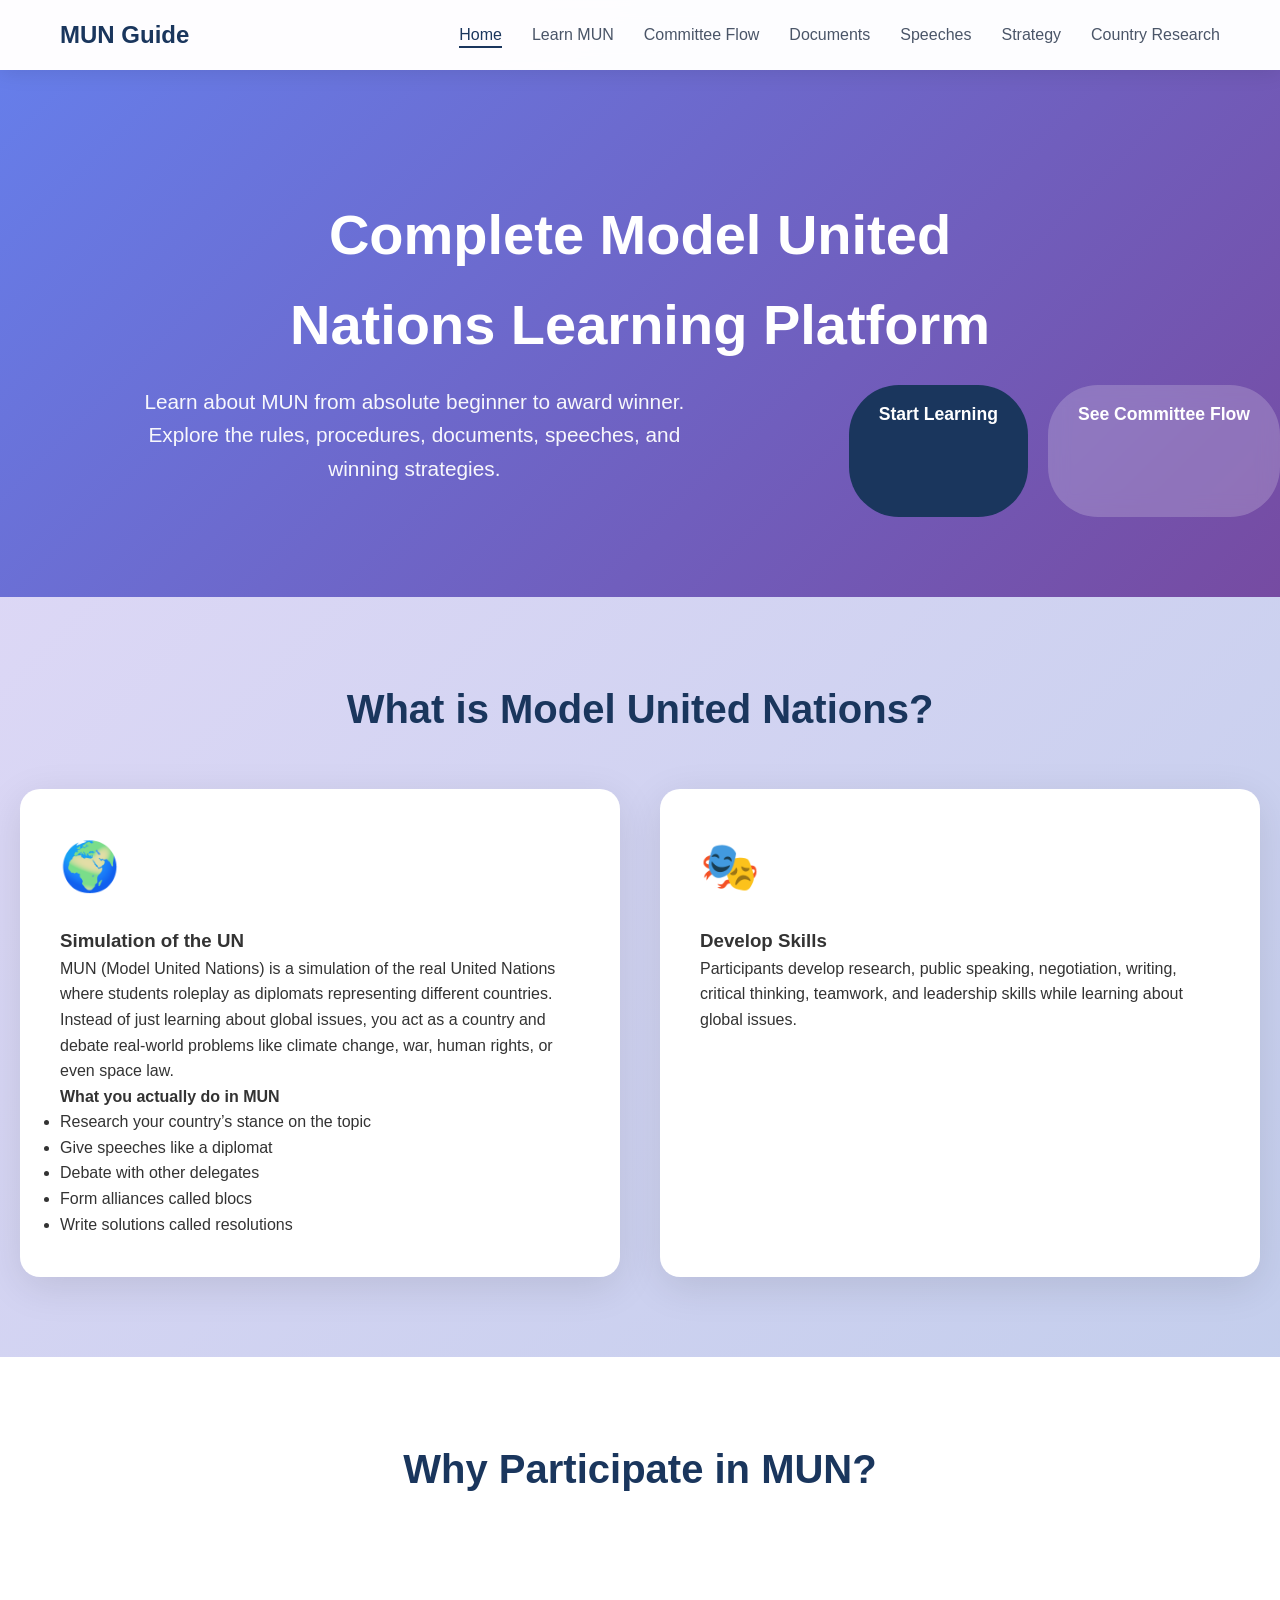
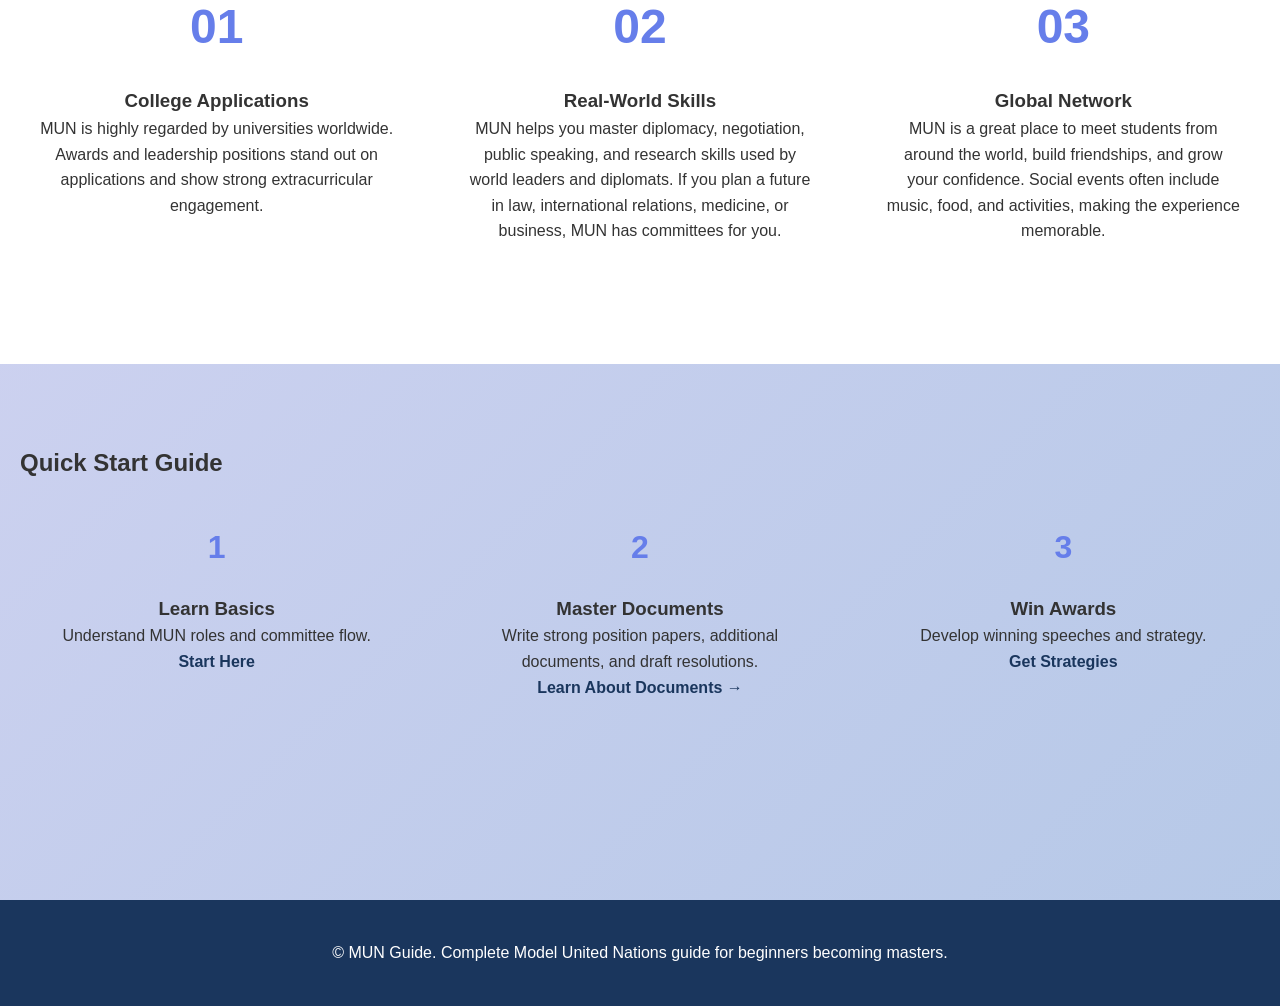
<file: index.html>
<!DOCTYPE html>
<html lang="en">
    <head>
        <meta charset="UTF-8">
        <meta name="viewport" content="width=device-width, initial-scale=1.0">
        <title>MUN GUIDE</title>
        <link rel="stylesheet" href="css/style.css">
        <link href="https://fonts.googleapis.com/css2?family=Fredoka:wght@300..700&display=swap" rel="stylesheet">
    </head>
    <body>
        <nav class="navbar">
            <div class="nav-container">
                <div class="nav-logo">
                    <h2>MUN Guide</h2>
                </div>
                <ul class="nav-menu">
                    <li><a href="#home" class="nav-link active">Home</a></li>
                    <li><a href="pages/learn.html" class="nav-link">Learn MUN</a></li>
                    <li><a href="pages/flow.html" class="nav-link">Committee Flow</a></li>
                    <li><a href="pages/documents.html" class="nav-link">Documents</a></li>
                    <li><a href="pages/speeches.html" class="nav-link">Speeches</a></li>
                    <li><a href="pages/strategy.html" class="nav-link">Strategy</a></li>
                    <li><a href="pages/country.html" class="nav-link">Country Research</a></li>
                </ul>
                <div class="hamburger">
                    <span></span>
                    <span></span>
                    <span></span>
                </div>
            </div>
        </nav>

         <section id="home" class="hero">
            <div class="hero-container">
                <h1 class="hero-title">Complete Model United Nations Learning Platform</h1>
                <div class="hero-buttons">
                    <p class="hero-subtitle">Learn about MUN from absolute beginner to award winner. Explore the rules, procedures, documents, speeches, and winning strategies.</p>
                    <a href="pages/learn.html" class="btn btn-primary">Start Learning</a>
                    <a href="pages/flow.html" class="btn btn-secondary">See Committee Flow</a>
                </div>
            </div>
         </section>

        <section class="section">
            <div class="container">
                <h2 class="section-title">What is Model United Nations?</h2>
                <div class="grid-2">
                    <div class="card">
                        <div class="card-icon">🌍</div>
                        <h3>Simulation of the UN</h3>
                        <p>MUN (Model United Nations) is a simulation of the real United Nations where students roleplay as diplomats representing different countries.<br>
                        Instead of just learning about global issues, you act as a country and debate real-world problems like climate change, war, human rights, or even space law.
                        </p>
                        <h4>What you actually do in MUN</h4>
                        <ul>
                            <li>Research your country’s stance on the topic</li>
                            <li>Give speeches like a diplomat</li>
                            <li>Debate with other delegates</li>
                            <li>Form alliances called blocs</li>
                            <li>Write solutions called resolutions</li>
                        </ul>
                    </div>
                    <div class="card">
                        <div class="card-icon">🎭</div>
                        <h3>Develop Skills</h3>
                        <p>Participants develop research, public speaking, negotiation, writing, critical thinking, teamwork, and leadership skills while learning about global issues.</p>
                    </div>
                </div>
            </div>
        </section>

        <section class="section bg-secondary">
            <div class="container">
                <h2 class="section-title">Why Participate in MUN?</h2>
                <div class="grid-3">
                    <div class="feature-card">
                        <div class="feature-number">01</div>
                        <h3>College Applications</h3>
                        <p>MUN is highly regarded by universities worldwide. Awards and leadership positions stand out on applications and show strong extracurricular engagement.</p>
                    </div>
                    <div class="feature-card">
                        <div class="feature-number">02</div>
                        <h3>Real-World Skills</h3>
                        <p>MUN helps you master diplomacy, negotiation, public speaking, and research skills used by world leaders and diplomats. If you plan a future in law, international relations, medicine, or business, MUN has committees for you.</p>
                    </div>
                    <div class="feature-card">
                        <div class="feature-number">03</div>
                        <h3>Global Network</h3>
                        <p>MUN is a great place to meet students from around the world, build friendships, and grow your confidence. Social events often include music, food, and activities, making the experience memorable.</p>
                    </div>
                </div>
            </div>
        </section>

        <section class="section">
            <div class="container">
                <div class="quick-start">
                    <h2>Quick Start Guide</h2>
                    <div class="grid-3">
                        <div class="step-card">
                            <div class="step-number">1</div>
                            <h3>Learn Basics</h3>
                            <p>Understand MUN roles and committee flow.</p>
                            <a href="pages/learn.html" class="btn-link">Start Here</a>
                        </div>
                        <div class="step-card">
                            <div class="step-number">2</div>
                            <h3>Master Documents</h3>
                            <p>Write strong position papers, additional documents, and draft resolutions.</p>
                            <a href="pages/documents.html" class="btn-link">Learn About Documents →</a>
                        </div>
                        <div class="step-card">
                            <div class="step-number">3</div>
                            <h3>Win Awards</h3>
                            <p>Develop winning speeches and strategy.</p>
                            <a href="pages/strategy.html" class="btn-link">Get Strategies</a>
                        </div>
                    </div>
                </div>
            </div>
        </section>

        <footer class="footer">
            <div class="container">
                <p>&copy; MUN Guide. Complete Model United Nations guide for beginners becoming masters.</p>
            </div>
        </footer>

        <script src="js/script.js"></script>
    </body>
</html>
</file>
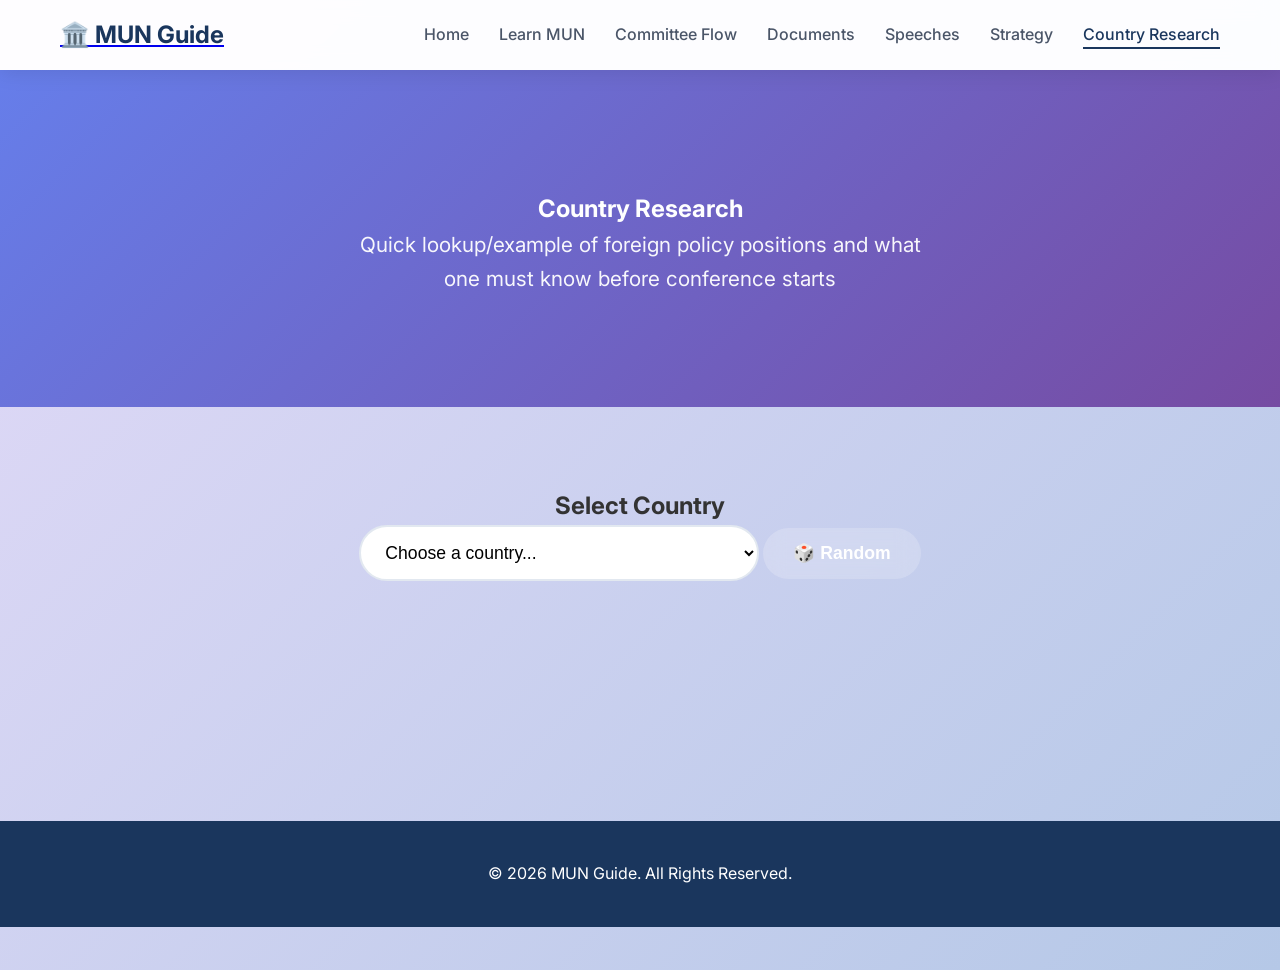
<file: pages/country.html>
<!DOCTYPE html>
<html lang="en">
<head>
    <meta charset="UTF-8">
    <meta name="viewport" content="width=device-width, initial-scale=1.0">
    <title>Country Research - MUN Guide</title>
    <link rel="stylesheet" href="../css/style.css">
    <link href="https://fonts.googleapis.com/css2?family=Inter:wght@300;400;500;600;700&display=swap" rel="stylesheet">
</head>
<body>
 
    <nav class="navbar">
        <div class="nav-container">
            <div class="nav-logo">
                <a href="../index.html"><h2>🏛️ MUN Guide</h2></a>
            </div>
            <ul class="nav-menu">
                <li><a href="../index.html" class="nav-link">Home</a></li>
                <li><a href="learn.html" class="nav-link">Learn MUN</a></li>
                <li><a href="flow.html" class="nav-link">Committee Flow</a></li>
                <li><a href="documents.html" class="nav-link">Documents</a></li>
                <li><a href="speeches.html" class="nav-link">Speeches</a></li>
                <li><a href="strategy.html" class="nav-link">Strategy</a></li>
                <li><a href="#" class="nav-link active">Country Research</a></li>
            </ul>
            <div class="hamburger">
                <span></span>
                <span></span>
                <span></span>
            </div>
        </div>
    </nav>

   
    <section class="page-hero">
        <div class="container">
            <h1>Country Research</h1>
            <p>Quick lookup/example of foreign policy positions and what one must know before conference starts</p>
        </div>
    </section>

    
    <section class="section">
        <div class="container">
            <div class="country-selector">
                <h2>Select Country</h2>
                <div class="selector-group">
                    <select id="countrySelect" class="country-dropdown">
                        <option value="">Choose a country...</option>
                    </select>
                    <button id="randomCountry" class="btn btn-secondary">🎲 Random</button>
                </div>
            </div>

          
            <div id="countryInfo" class="country-card hidden">
                <div class="country-header">
                    <div class="country-flag" id="countryFlag"></div>
                    <div>
                        <h2 id="countryName"></h2>
                        <span class="country-region" id="countryRegion"></span>
                    </div>
                </div>
                <div class="country-content">
                    <div class="grid-2">
                        <div>
                            <h3>Key Facts</h3>
                            <div id="countryFacts"></div>
                        </div>
                        <div>
                            <h3>Foreign Policy</h3>
                            <div id="countryPolicy"></div>
                        </div>
                    </div>
                    <div class="country-topics">
                        <h3>Key MUN Topics</h3>
                        <div id="countryTopics"></div>
                    </div>
                </div>
            </div>
        </div>
    </section>

    <footer class="footer">
        <div class="container">
            <p>&copy; 2026 MUN Guide. All Rights Reserved.</p>
        </div>
    </footer>

    <script src="../js/script.js"></script>
</body>
</html>
</file>
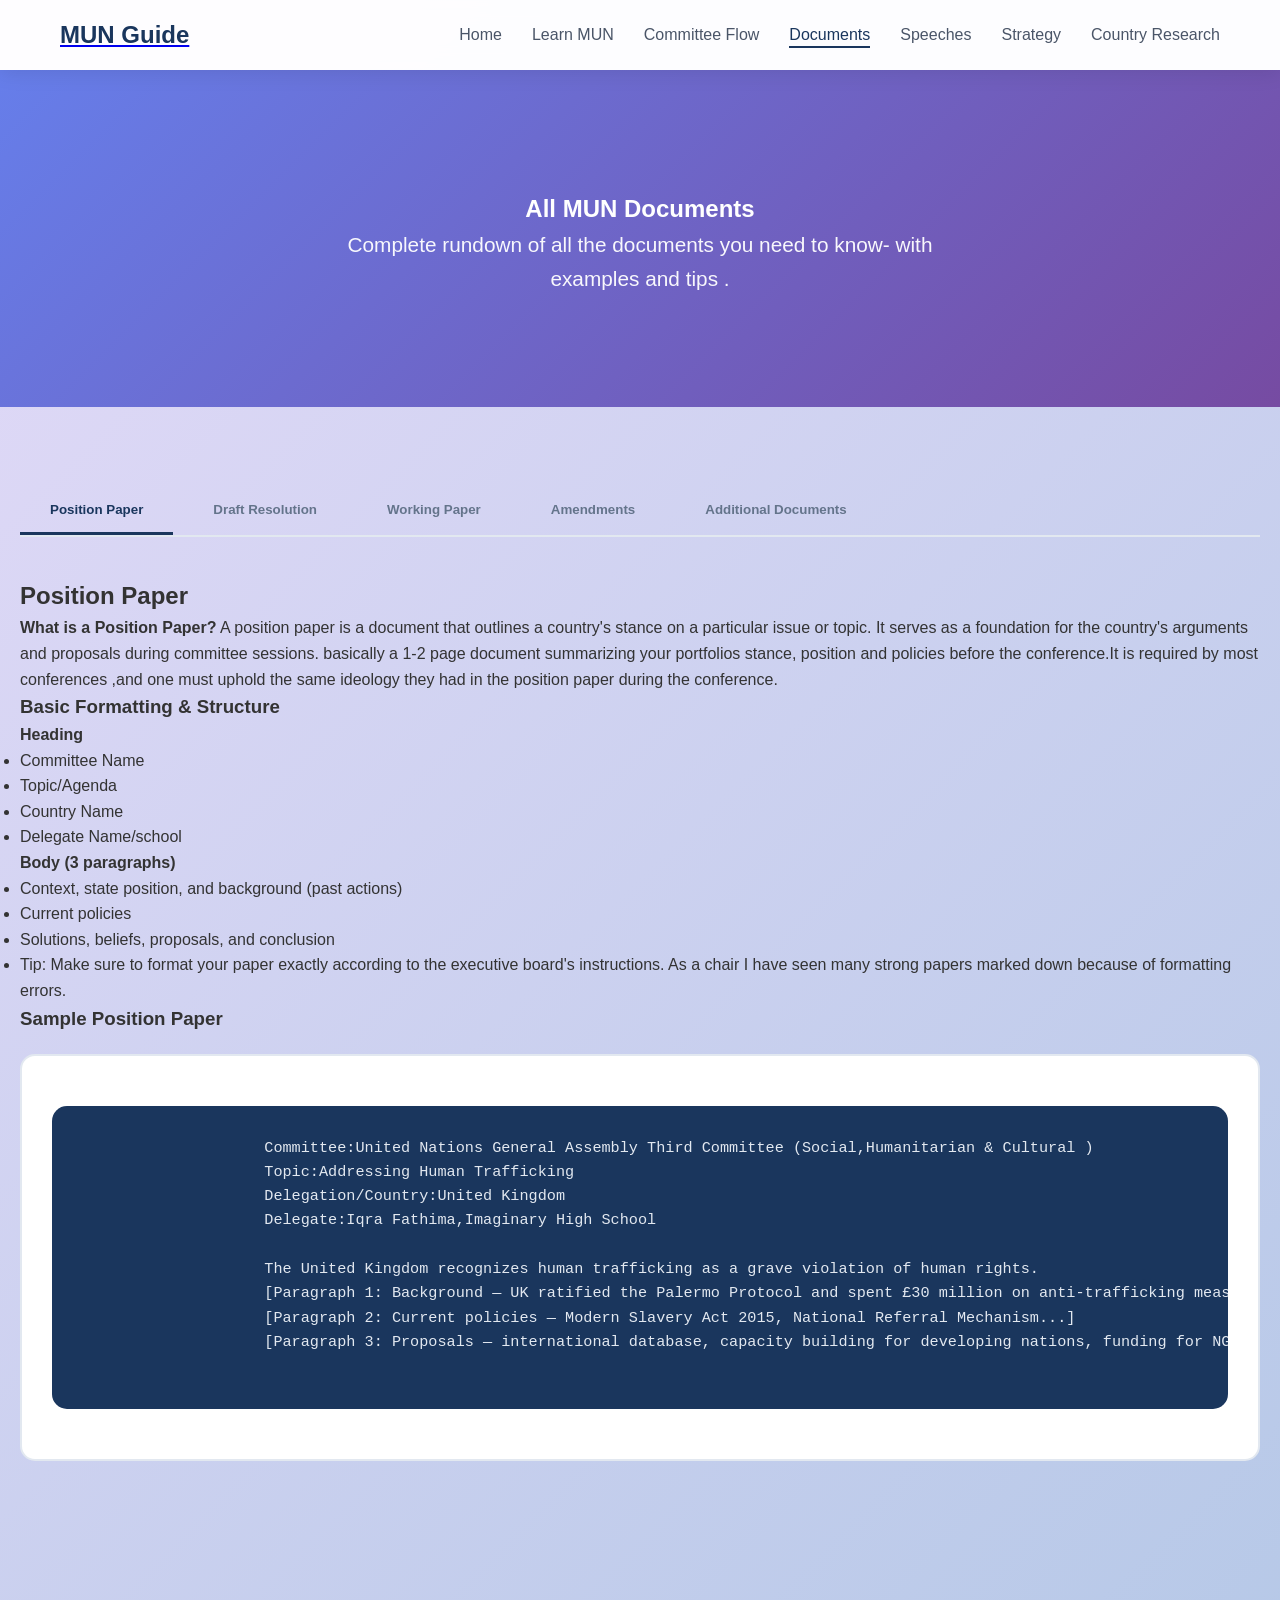
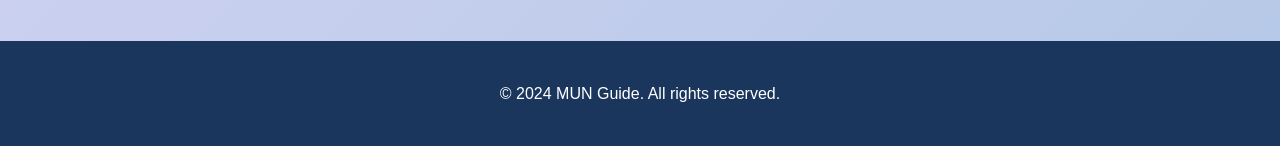
<file: pages/documents.html>
<!DOCTYPE html>
<html lang="en">
    <head>
        <meta charset="UTF-8">
        <meta name="viewport" content="width=device-width, initial-scale=1.0">
        <title>Documents</title>
        <link rel="stylesheet" href="../css/style.css">
        <link href="https://fonts.googleapis.com/css2?family=Fredoka:wght@300..700&display=swap" rel="stylesheet">
    </head>
    <body>
        <nav class="navbar">
            <div class="nav-container">
                <div class="nav-logo">
                    <a href="../index.html"><h2>MUN Guide</h2></a>
                </div>
                <ul class="nav-menu">
                    <li><a href="../index.html" class="nav-link">Home</a></li>
                    <li><a href="learn.html" class="nav-link">Learn MUN</a></li>
                    <li><a href="flow.html" class="nav-link">Committee Flow</a></li>
                    <li><a href="#" class="nav-link active">Documents</a></li>
                    <li><a href="speeches.html" class="nav-link">Speeches</a></li>
                    <li><a href="strategy.html" class="nav-link">Strategy</a></li>
                    <li><a href="country.html" class="nav-link">Country Research</a></li>
                </ul>
                <div class="hamburger">
                    <span></span>
                    <span></span>
                    <span></span>
                </div>
            </div>
        </nav> 
        
        <section class="page-hero">
            <div class="container">
                <h1>All MUN Documents</h1>   
                <p>Complete rundown of all the documents you need to know- with examples and tips . </p>        
            </div>  
        </section>

        <section class="section">
            <div class="container">
                <div class="tabs">
                    <button class="tab-btn active" data-tab="position-paper">Position Paper</button>
                    <button class="tab-btn" data-tab="draft-resolution">Draft Resolution</button>
                    <button class="tab-btn" data-tab="working-paper">Working Paper</button>
                    <button class="tab-btn" data-tab="amendments">Amendments</button>
                    <button class="tab-btn" data-tab="other">Additional Documents</button>
                </div> 
                
                <div id="position-paper" class="tab-content active">
                    <div class="document-section">
                        <h2>Position Paper</h2>
                        <p><strong>What is a Position Paper?</strong> A position paper is a document that outlines a country's stance on a particular issue or topic. It serves as a foundation for the country's arguments and proposals during committee sessions. basically a 1-2 page document summarizing your portfolios stance, position and policies before the conference.It is required by most conferences ,and one must uphold the same ideology they had in the position paper during the conference.</p>

                        <h3> Basic Formatting & Structure</h3>
                        <div class="format-grid">
                    <div>
                    <h4>Heading</h4>
                    <ul>
                        <li>Committee Name</li>
                        <li>Topic/Agenda</li>
                        <li>Country Name</li>
                        <li>Delegate Name/school</li>
                    </ul>
                </div>
                <div>
                    <h4> Body (3 paragraphs)</h4>
                    <ul>
                        <li>Context, state position, and background (past actions)</li>
                        <li>Current policies</li>
                        <li>Solutions, beliefs, proposals, and conclusion</li>
                        <li>Tip: Make sure to format your paper exactly according to the executive board's instructions. As a chair I have seen many strong papers marked down because of formatting errors.</li>
                    </ul>
                </div>
            </div>

            <h3>Sample Position Paper</h3>
            <div class="sample-document">
                <pre class="code-block">
                    Committee:United Nations General Assembly Third Committee (Social,Humanitarian & Cultural )
                    Topic:Addressing Human Trafficking
                    Delegation/Country:United Kingdom
                    Delegate:Iqra Fathima,Imaginary High School

                    The United Kingdom recognizes human trafficking as a grave violation of human rights.
                    [Paragraph 1: Background — UK ratified the Palermo Protocol and spent £30 million on anti-trafficking measures.]
                    [Paragraph 2: Current policies — Modern Slavery Act 2015, National Referral Mechanism...]
                    [Paragraph 3: Proposals — international database, capacity building for developing nations, funding for NGOs specializing in anti-trafficking...]    
                </pre>
            </div>
           </div>
        </div>

        <div id="draft-resolution" class="tab-content">
            <div class="document-section">
                <h2>Draft Resolution</h2>
                <p><strong>Main goal:</strong> The draft resolution is a solution-based document passed by a committee via votes. All those debates, arguments and discussions were literally just done for this document. This is the end goal of it all.<br><br>This document also decides whether the committee failed or passed. It is usually very hard to write a draft resolution in 30 minutes. I have had to scrap many resolutions because of formatting issues, missed deadlines, and structure problems. The ones that pass and get tabled are usually the most thorough.</p>

                <h3>Structure</h3>
                <div class="preamble">
                    <h4>Preambulatory Clauses</h4>
                    <p>The preambulatory clauses start with the committee name, and then clauses beginning with preambulatory verbs.<br><br>Every preambulatory clause ends with a comma (,). If any other punctuation is used, consider your draft resolution scraped.</p>
                </div>

                <div class="operative">
                    <h4>Operative Clauses (Actions)</h4>
                    <p>Operative clauses are the actionable parts of the resolution, detailing specific steps or measures to be taken. Please be very careful when writing these: if an operative clause is not within the committee mandate, your resolution will be considered wrong.<br><br>Every operative clause ends with a semicolon (;).</p>
                    <ul>
                        <li>Formatting:</li>
                        <li>1. Every preambulatory clause ends with a comma (,).</li>
                        <li>2. Every operative clause ends with a semicolon (;).</li>
                        <li>3. Every sub-clause to a resolution should end with a comma (,) until the final sub-clause of the main clause, which should end with a semicolon (;).</li>
                        <li>4. Every main clause before starting a sub-clause should have a colon (:).</li>
                        <li>5. Full stop at the end of the resolution.</li>
                        <li>Most of the time every preambulatory word is italicised, and every operative verb is bold and/or underlined.<br><br><strong><em>Please make sure to ask your chairs to share their expected formatting of the draft resolution.</em></strong></li>
                    </ul>

                    <h3>Sample Draft Resolution</h3>
                    <div class="sample-document">
                        <pre class="code-block">
Name of resolution
Sponsors (Authors): United Kingdom, France, People's Republic of China
Signatories (Supporters/co-authors): (Many countries who signed up to support your draft resolution but are not the main authors)
Topic: Addressing Human Trafficking
XYZ Committee name,
 1. Alarmed by the 25 million victims of human trafficking worldwide,
 2. Recalling its resolution 67/190 on human trafficking,
 3. Recognizing the Palermo Protocol as the global standard,

 1. Urges all Member States to strengthen border controls;
 2. Calls upon developed nations to fund anti-trafficking programs in developing and underdeveloped nations;
 3. Requests the creation of a human trafficking database to track down and identify traffickers and victims.</pre>
                    </div>
                </div>
            </div>
        </div>

<div id="working-paper" class="tab-content">
    <div class="document-section">
        <h2>Working Paper</h2>
        <p><strong>Purpose:</strong> A working paper is a preliminary document that outlines the key issues and proposed solutions for discussion by the committee. It is an informal document created during unmoderated caucus. Most of these evolve into draft resolutions.</p>
        <div class="sample-document">
            <pre class="code-block">
                WORKING PAPER 1.3
Sponsors:Kingdom of Morocco, Republic of India, Federal Republic of Nigeria

Signatories:Brazil, Indonesia, Kenya, UAE, Egypt

Committee:UNGA Third Committee (SOCHUM)

Agenda:Strengthening International Cooperation to Combat Human Trafficking

THE GENERAL ASSEMBLY,

Alarmed by the continued rise of transnational human trafficking networks, particularly affecting women, children, refugees, and economically vulnerable populations,

Recognizing that poverty, armed conflict, forced displacement, corruption, and digital exploitation contribute significantly to trafficking operations,

Deeply concerned by the lack of rehabilitation systems for survivors and weak international enforcement mechanisms,

Reaffirming the principles established under the United Nations Protocol to Prevent, Suppress and Punish Trafficking in Persons,

Proposes:
1. Creation of an International Anti-Trafficking Intelligence Network (IATIN)
Encourages member states to share trafficking data through encrypted intergovernmental channels;
Recommends regional trafficking surveillance hubs under UN supervision;
2. Survivor Rehabilitation and Reintegration
Calls for trauma-informed rehabilitation centers;
Encourages vocational education and employment assistance programs for survivors;
3. Border and Cyber Monitoring
Recommends AI-assisted monitoring of suspicious trafficking activity online;
Urges stronger border cooperation in high-risk trafficking corridors;
4. Economic Prevention Measures
Encourages microfinance initiatives for vulnerable communities;
Supports educational campaigns targeting rural populations and migrant workers;
5. International Accountability
Calls upon nations to criminalize all forms of human trafficking under domestic law;
Encourages annual transparency reports regarding trafficking prosecutions and convictions.</pre>
        </div>
    </div>
</div>

  <div id="amendments" class="tab-content">
    <div class="document-section">
        <h2>Amendments</h2>
        <div class="grid-2">
            <div class="card">
                <h3>Friendly Amendments</h3>
                <p>Sponsors agree to change. No debate or voting takes place</p>
                <pre class="code-block">
                    Friendly Amendment to Clause 2 of Draft Resolution 6.7
                        Original:"Calls upon developed nations"
                        Amended:"Calls upon all capable nations"
                </pre>
            </div>
            <div class="card">
                <h3>Unfriendly Amendments</h3>
                <p>The sponsor most likely disagrees; it is debated and voted upon.</p>
                <pre class="code-block">
                    Amendment A1 to Resolution 1/23
                    Add new clause 5: "Condemns economic sanctions as counter-productive"
                </pre>
            </div>
        </div>
    </div>
  </div>

  <div id="other" class="tab-content">
    <div class="document-section">
        <h2>Additional Documents</h2>
        <div class="grid-3">
            <div class="mini-card">
                <h4>Press Release</h4>
                <p>Public statement made by a bloc or nation on its position.</p>
            </div>
            <div class="mini-card">
                <h4>MoU (Memorandum of Understanding)</h4>
                <p>An informal agreement, alliance, or treaty between nations.</p>
            </div>

            <div class="mini-card">
                <h4>Crisis Directives</h4>
                <p>Crisis committees only. Response to crisis updates and secret operations can be submitted via DIR letters.</p>
            </div>
            <div class="mini-card">
                <h4>Treaties (eg: Multilateral Treaty)</h4>
                <p>A highly formal and legally binding agreement, more binding and detailed than MoUs.</p>
            </div>
            </div>
            </div>
        </div>
    </div>
  </div>    
 </section>

 <footer class="footer">
    <div class="container">
        <p>&copy; 2024 MUN Guide. All rights reserved.</p>
    </div>
 </footer>

 <script src="../js/script.js"></script>
    </body>
</html>
</file>
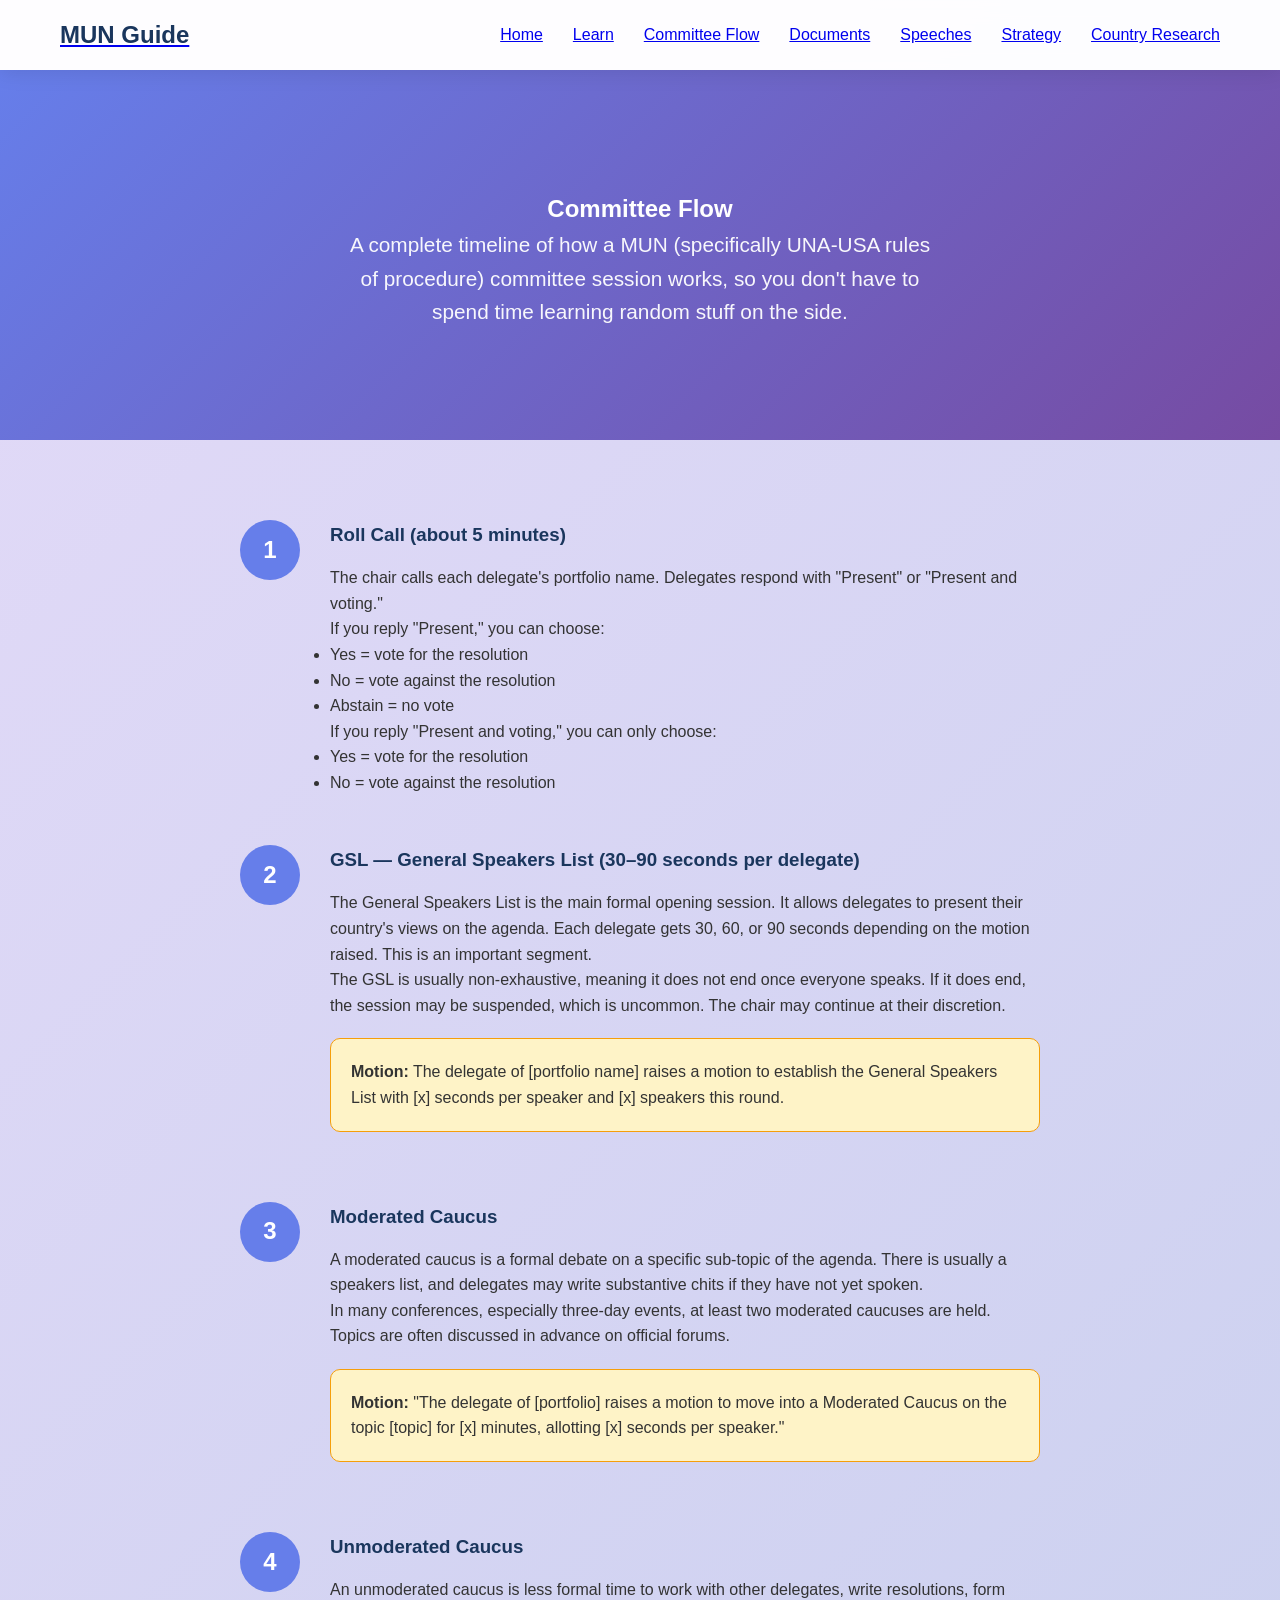
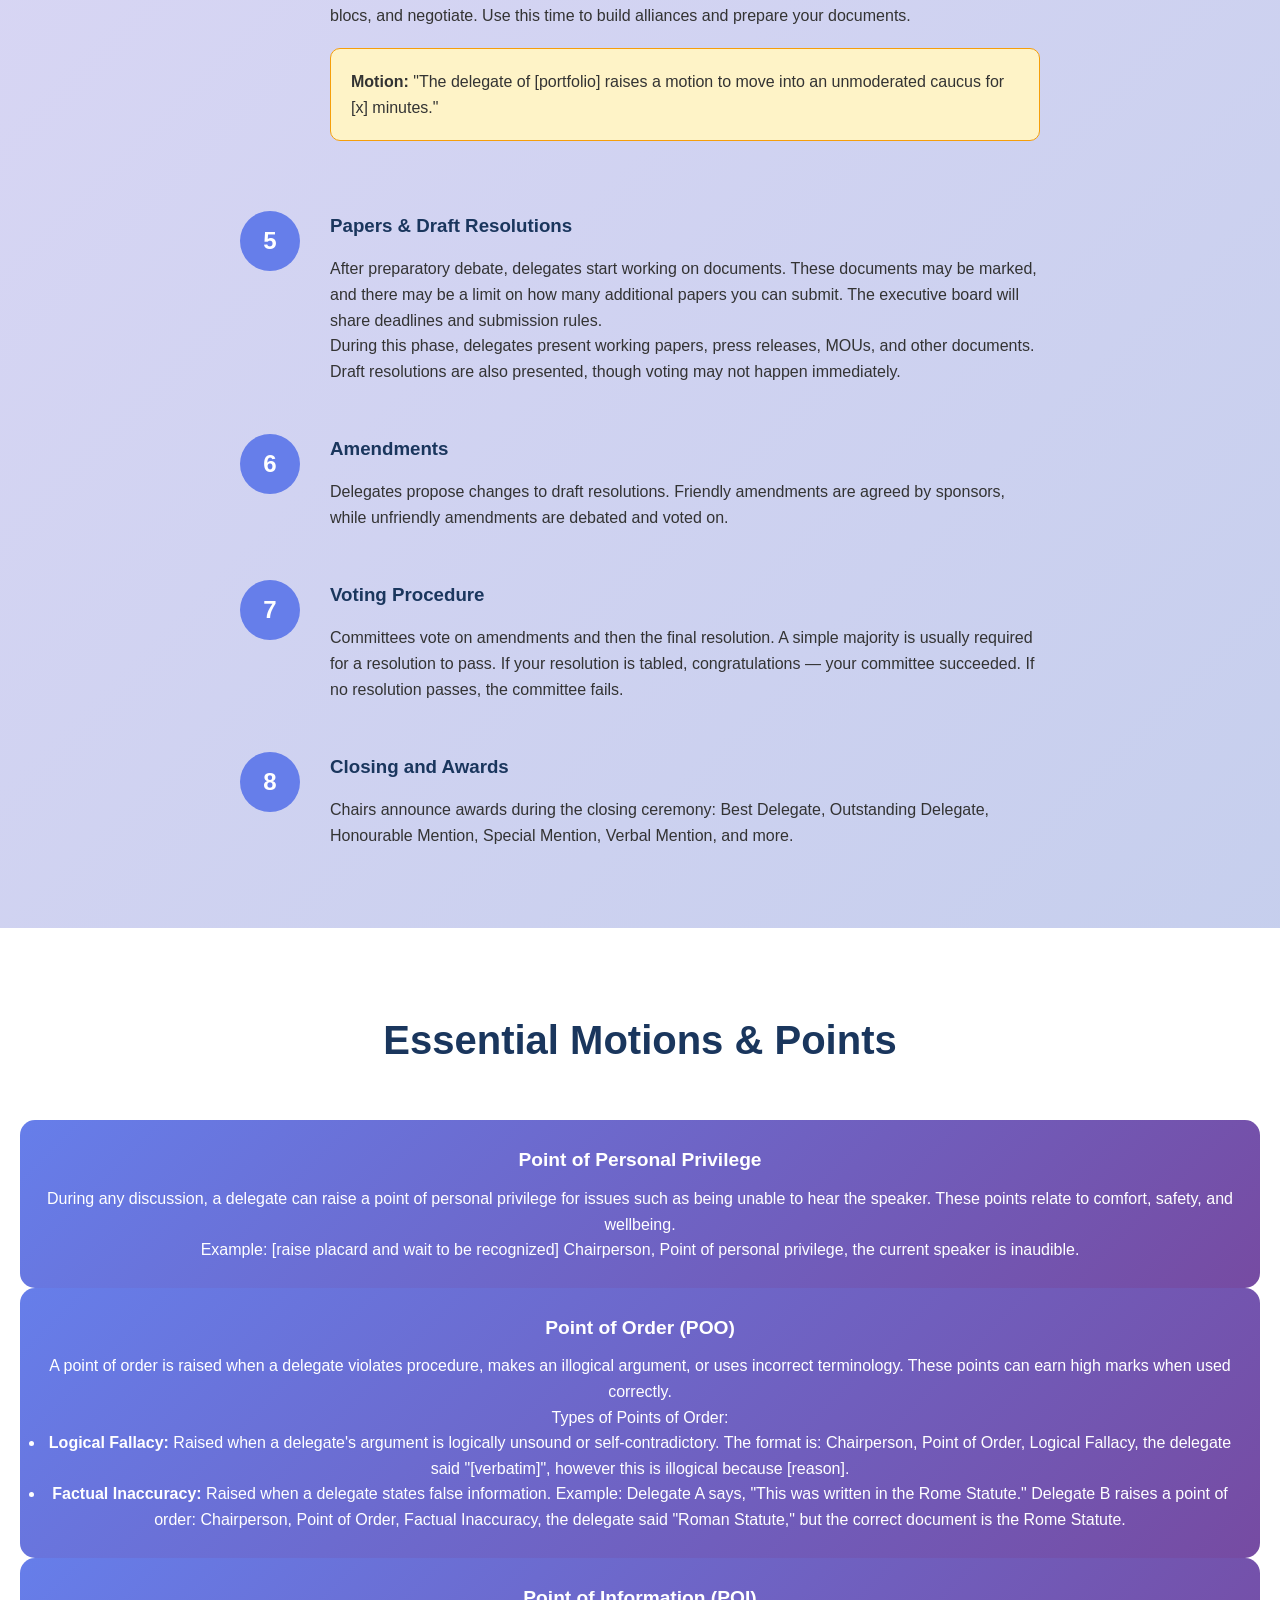
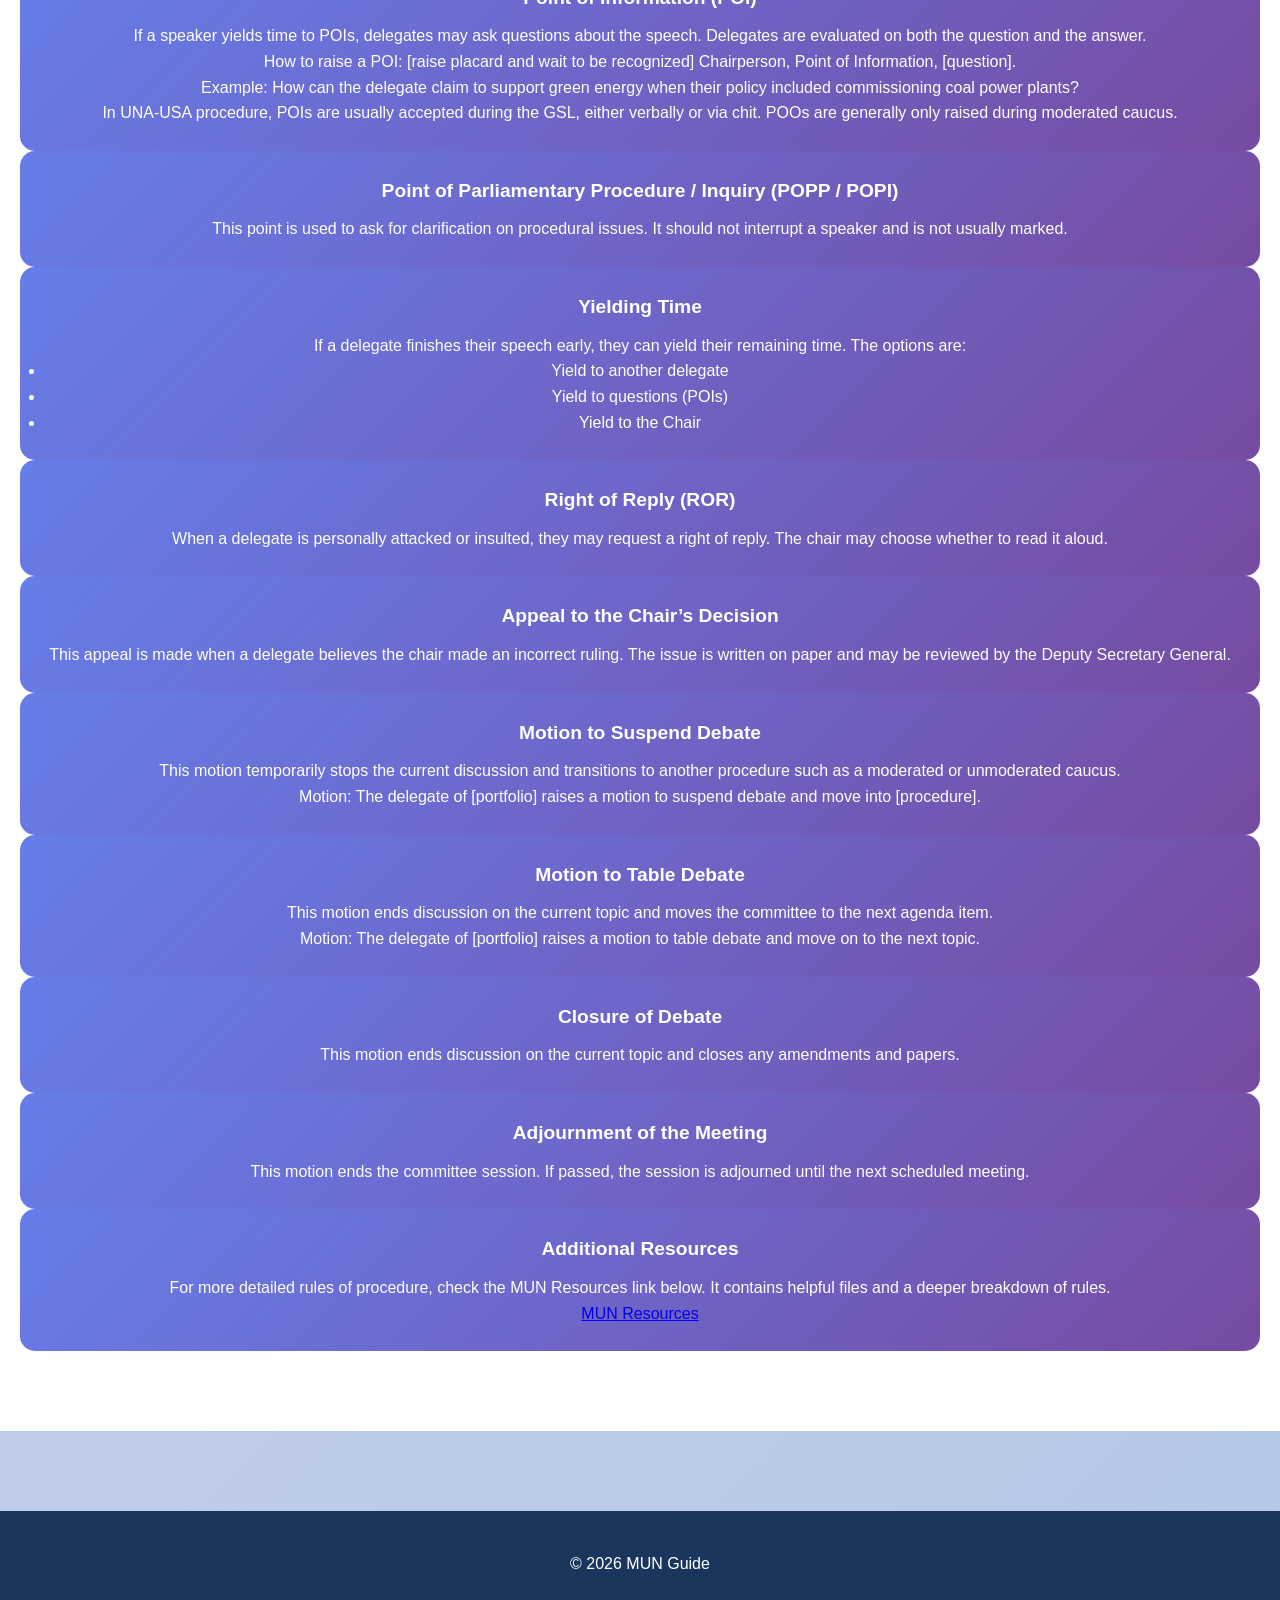
<file: pages/flow.html>
<!DOCTYPE html>
<html lang="en">
    <head>
        <meta charset="UTF-8">
        <meta name="viewport" content="width=device-width, initial-scale=1.0">
        <title>Committee Flow</title>
        <link rel="stylesheet" href="../css/style.css">
        <link href="https://fonts.googleapis.com/css2?family=Gaegu&display=swap" rel="stylesheet">
    </head>
    <body>

        <nav class="navbar">
            <div class="nav-container">
                <div class="nav-logo">
                    <a href="../index.html"><h2>MUN Guide</h2></a>
                </div>
                <ul class="nav-menu">
                    <li><a href="../index.html">Home</a></li>
                    <li><a href="../pages/learn.html">Learn</a></li>
                    <li><a href="../pages/flow.html">Committee Flow</a></li>
                    <li><a href="../pages/documents.html">Documents</a></li>
                    <li><a href="../pages/speeches.html">Speeches</a></li>
                    <li><a href="../pages/strategy.html">Strategy</a></li>
                    <li><a href="../pages/country.html">Country Research</a></li>
                </ul>
                <div class="hamburger">
                 <span></span>
                 <span></span>
                 <span></span>
                </div>
            </div>
        </nav>

        <section class="page-hero">
            <div class="container">
                <h1>Committee Flow</h1>
                <p>A complete timeline of how a MUN (specifically UNA-USA rules of procedure) committee session works, so you don't have to spend time learning random stuff on the side.</p>
            </div>
        </section>

        <section class="section">
            <div class="container">
                <div class="timeline">
                    <div class="timeline-item">
                        <div class="timeline-icon">1</div>
                        <div class="timeline-content">
                            <h3>Roll Call (about 5 minutes)</h3>
                            <p>The chair calls each delegate's portfolio name. Delegates respond with "Present" or "Present and voting."</p>
                            <p>If you reply "Present," you can choose:</p>
                            <ul>
                                <li>Yes = vote for the resolution</li>
                                <li>No = vote against the resolution</li>
                                <li>Abstain = no vote</li>
                            </ul>
                            <p>If you reply "Present and voting," you can only choose:</p>
                            <ul>
                                <li>Yes = vote for the resolution</li>
                                <li>No = vote against the resolution</li>
                            </ul>
                        </div>
                    </div>
                    <div class="timeline-item">
                        <div class="timeline-icon">2</div>
                        <div class="timeline-content">
                            <h3>GSL — General Speakers List (30–90 seconds per delegate)</h3>
                            <p>The General Speakers List is the main formal opening session. It allows delegates to present their country's views on the agenda.
                            Each delegate gets 30, 60, or 90 seconds depending on the motion raised. This is an important segment.</p>
                            <p>The GSL is usually non-exhaustive, meaning it does not end once everyone speaks. If it does end, the session may be suspended, which is uncommon. The chair may continue at their discretion.</p>
                            <div class="tip-box">
                                <strong>Motion:</strong> The delegate of [portfolio name] raises a motion to establish the General Speakers List with [x] seconds per speaker and [x] speakers this round.
                            </div>
                        </div>
                    </div>

                    <div class="timeline-item">
                        <div class="timeline-icon">3</div>
                        <div class="timeline-content">
                            <h3>Moderated Caucus</h3>
                            <p>A moderated caucus is a formal debate on a specific sub-topic of the agenda. There is usually a speakers list, and delegates may write substantive chits if they have not yet spoken.</p>
                            <p>In many conferences, especially three-day events, at least two moderated caucuses are held. Topics are often discussed in advance on official forums.</p>
                            <div class="tip-box">
                                <strong>Motion:</strong> "The delegate of [portfolio] raises a motion to move into a Moderated Caucus on the topic [topic] for [x] minutes, allotting [x] seconds per speaker."
                            </div>
                        </div>
                    </div>
                    <div class="timeline-item">
                        <div class="timeline-icon">4</div>
                        <div class="timeline-content">
                            <h3>Unmoderated Caucus</h3>
                            <p>An unmoderated caucus is less formal time to work with other delegates, write resolutions, form blocs, and negotiate. Use this time to build alliances and prepare your documents.</p>
                            <div class="tip-box">
                                <strong>Motion:</strong> "The delegate of [portfolio] raises a motion to move into an unmoderated caucus for [x] minutes."
                            </div>
                        </div>
                    </div>

                    <div class="timeline-item">
                        <div class="timeline-icon">5</div>
                        <div class="timeline-content">
                            <h3>Papers & Draft Resolutions</h3>
                            <p>After preparatory debate, delegates start working on documents. These documents may be marked, and there may be a limit on how many additional papers you can submit. The executive board will share deadlines and submission rules.</p>
                            <p>During this phase, delegates present working papers, press releases, MOUs, and other documents. Draft resolutions are also presented, though voting may not happen immediately.</p>
                        </div>
                    </div>
                    <div class="timeline-item">
                        <div class="timeline-icon">6</div>
                        <div class="timeline-content">
                            <h3>Amendments</h3>
                            <p>Delegates propose changes to draft resolutions. Friendly amendments are agreed by sponsors, while unfriendly amendments are debated and voted on.</p>
                        </div>
                    </div>

                    <div class="timeline-item">
                        <div class="timeline-icon">7</div>
                        <div class="timeline-content">
                            <h3>Voting Procedure</h3>
                            <p>Committees vote on amendments and then the final resolution. A simple majority is usually required for a resolution to pass. If your resolution is tabled, congratulations — your committee succeeded. If no resolution passes, the committee fails.</p>
                        </div>
                    </div>

                    <div class="timeline-item">
                        <div class="timeline-icon">8</div>
                        <div class="timeline-content">
                            <h3>Closing and Awards</h3>
                            <p>Chairs announce awards during the closing ceremony: Best Delegate, Outstanding Delegate, Honourable Mention, Special Mention, Verbal Mention, and more.</p>
                        </div>
                    </div>
                </div>
            </div>
        </section>

        <section class="section bg-secondary">
            <div class="container">
                <h2 class="section-title">Essential Motions & Points</h2>
                <div class="motion-card">
                    <h4>Point of Personal Privilege</h4>
                    <p>During any discussion, a delegate can raise a point of personal privilege for issues such as being unable to hear the speaker. These points relate to comfort, safety, and wellbeing.</p>
                    <p>Example: [raise placard and wait to be recognized] Chairperson, Point of personal privilege, the current speaker is inaudible.</p>
                </div>

                <div class="motion-card">
                    <h4>Point of Order (POO)</h4>
                    <p>A point of order is raised when a delegate violates procedure, makes an illogical argument, or uses incorrect terminology. These points can earn high marks when used correctly.</p>
                    <p>Types of Points of Order:</p>
                    <ul>
                        <li><strong>Logical Fallacy:</strong> Raised when a delegate's argument is logically unsound or self-contradictory. The format is: Chairperson, Point of Order, Logical Fallacy, the delegate said "[verbatim]", however this is illogical because [reason].</li>
                        <li><strong>Factual Inaccuracy:</strong> Raised when a delegate states false information. Example: Delegate A says, "This was written in the Rome Statute." Delegate B raises a point of order: Chairperson, Point of Order, Factual Inaccuracy, the delegate said "Roman Statute," but the correct document is the Rome Statute.</li>
                    </ul>
                </div>

                <div class="motion-card">
                    <h4>Point of Information (POI)</h4>
                    <p>If a speaker yields time to POIs, delegates may ask questions about the speech. Delegates are evaluated on both the question and the answer.</p>
                    <p>How to raise a POI: [raise placard and wait to be recognized] Chairperson, Point of Information, [question].</p>
                    <p>Example: How can the delegate claim to support green energy when their policy included commissioning coal power plants?</p>
                    <p>In UNA-USA procedure, POIs are usually accepted during the GSL, either verbally or via chit. POOs are generally only raised during moderated caucus.</p>
                </div>

                <div class="motion-card">
                    <h4>Point of Parliamentary Procedure / Inquiry (POPP / POPI)</h4>
                    <p>This point is used to ask for clarification on procedural issues. It should not interrupt a speaker and is not usually marked.</p>
                </div>

                <div class="motion-card">
                    <h4>Yielding Time</h4>
                    <p>If a delegate finishes their speech early, they can yield their remaining time. The options are:</p>
                    <ul>
                        <li>Yield to another delegate</li>
                        <li>Yield to questions (POIs)</li>
                        <li>Yield to the Chair</li>
                    </ul>
                </div>

                <div class="motion-card">
                    <h4>Right of Reply (ROR)</h4>
                    <p>When a delegate is personally attacked or insulted, they may request a right of reply. The chair may choose whether to read it aloud.</p>
                </div>

                <div class="motion-card">
                    <h4>Appeal to the Chair’s Decision</h4>
                    <p>This appeal is made when a delegate believes the chair made an incorrect ruling. The issue is written on paper and may be reviewed by the Deputy Secretary General.</p>
                </div>

                <div class="motion-card">
                    <h4>Motion to Suspend Debate</h4>
                    <p>This motion temporarily stops the current discussion and transitions to another procedure such as a moderated or unmoderated caucus.</p>
                    <p>Motion: The delegate of [portfolio] raises a motion to suspend debate and move into [procedure].</p>
                </div>

                <div class="motion-card">
                    <h4>Motion to Table Debate</h4>
                    <p>This motion ends discussion on the current topic and moves the committee to the next agenda item.</p>
                    <p>Motion: The delegate of [portfolio] raises a motion to table debate and move on to the next topic.</p>
                </div>

                <div class="motion-card">
                    <h4>Closure of Debate</h4>
                    <p>This motion ends discussion on the current topic and closes any amendments and papers.</p>
                </div>

                <div class="motion-card">
                    <h4>Adjournment of the Meeting</h4>
                    <p>This motion ends the committee session. If passed, the session is adjourned until the next scheduled meeting.</p>
                </div>

                <div class="motion-card">
                    <h4>Additional Resources</h4>
                    <p>For more detailed rules of procedure, check the MUN Resources link below. It contains helpful files and a deeper breakdown of rules.</p>
                    <a href="https://drive.google.com/drive/folders/1IIbfRLUOmWwDJIHa90muHfHbUao_m3t_?usp=drive_link">MUN Resources</a>
                </div>
            </div>
        </section>

        <footer class="footer">
            <div class="container">
                <p>&copy; 2026 MUN Guide</p>
            </div>
        </footer>

        <script src="../js/script.js"></script>
    </body>
</html>
</file>
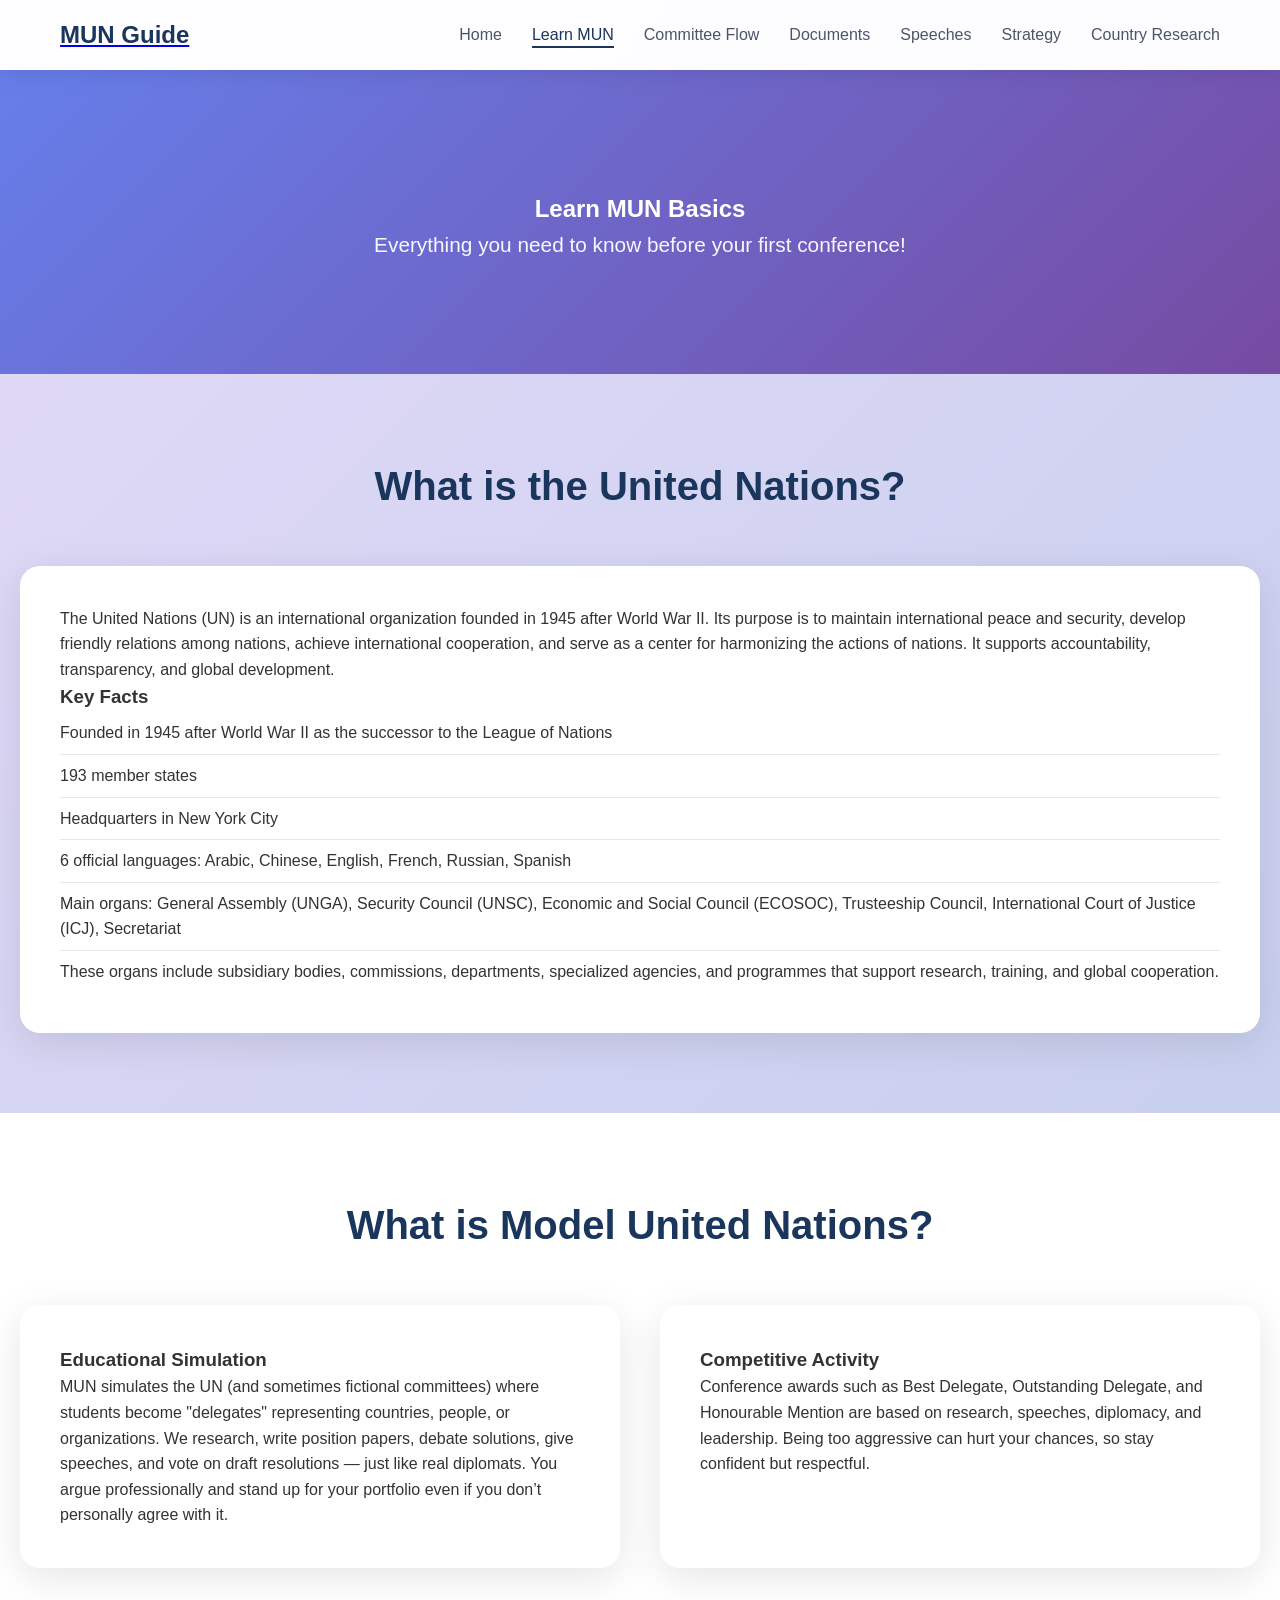
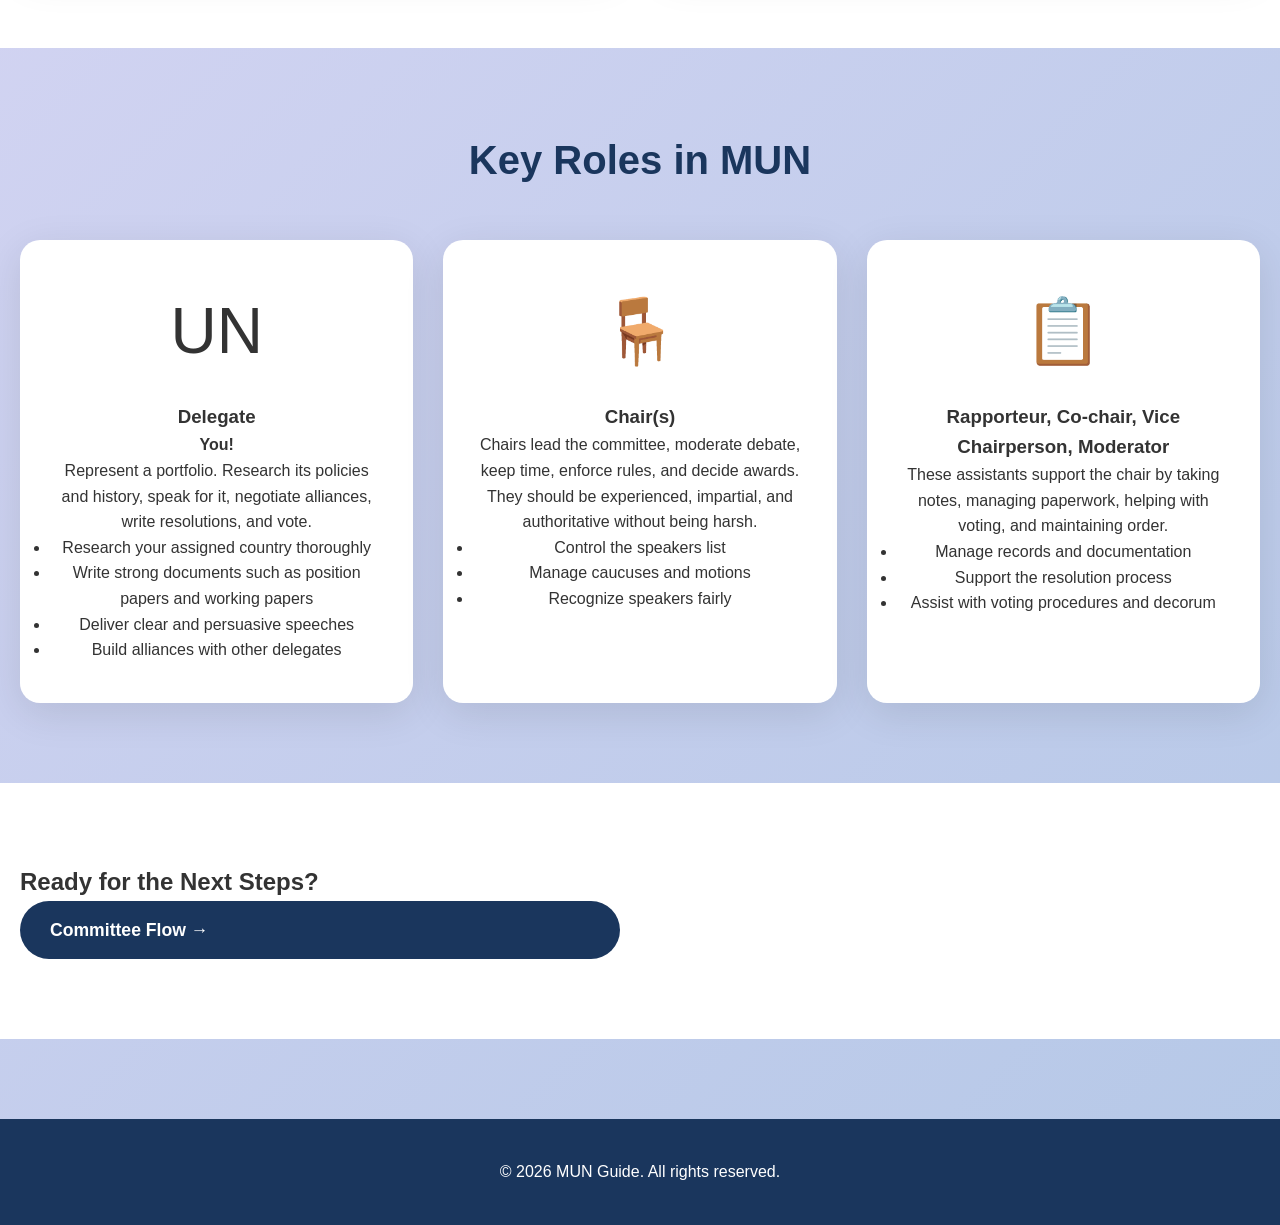
<file: pages/learn.html>
<!DOCTYPE html>
<html lang="en">
    <head>
        <meta charset="UTF-8">
        <meta name="viewport" content="width=device-width, initial-scale=1.0">
        <title>Learn MUN Basics - MUN Guide</title>
        <link rel="stylesheet" href="../css/style.css">
        <link href="https://fonts.googleapis.com/css2?family=Gaegu&display=swap" rel="stylesheet">
    </head>
    <body>

        <nav class="navbar">
            <div class="nav-container">
                <div class="nav-logo">
                    <a href="../index.html"><h2>MUN Guide</h2></a>
                </div>
                <ul class="nav-menu">
                    <li><a href="../index.html" class="nav-link">Home</a></li>
                    <li><a href="#" class="nav-link active">Learn MUN</a></li>
                    <li><a href="flow.html" class="nav-link">Committee Flow</a></li>
                    <li><a href="documents.html" class="nav-link">Documents</a></li>
                    <li><a href="speeches.html" class="nav-link">Speeches</a></li>
                    <li><a href="strategy.html" class="nav-link">Strategy</a></li>
                    <li><a href="country.html" class="nav-link">Country Research</a></li>
                 </ul>
                 <div class="hamburger">
                    <span></span>
                    <span></span>
                    <span></span>
                 </div>
            </div>
        </nav>

        <section class="page-hero">
            <div class="container">
                <h1>Learn MUN Basics</h1>
                <p>Everything you need to know before your first conference!</p>
            </div>
        </section>

        <section class="section">
            <div class="container">
                <h2 class="section-title">What is the United Nations?</h2>
                <div class="card">
                    <p>The United Nations (UN) is an international organization founded in 1945 after World War II. Its purpose is to maintain international peace and security, develop friendly relations among nations, achieve international cooperation, and serve as a center for harmonizing the actions of nations. It supports accountability, transparency, and global development.</p>
                    <div class="key-facts">
                        <h3>Key Facts</h3>
                        <ul>
                            <li>Founded in 1945 after World War II as the successor to the League of Nations</li>
                            <li>193 member states</li>
                            <li>Headquarters in New York City</li>
                            <li>6 official languages: Arabic, Chinese, English, French, Russian, Spanish</li>
                            <li>Main organs: General Assembly (UNGA), Security Council (UNSC), Economic and Social Council (ECOSOC), Trusteeship Council, International Court of Justice (ICJ), Secretariat</li>
                            <li>These organs include subsidiary bodies, commissions, departments, specialized agencies, and programmes that support research, training, and global cooperation.</li>
                        </ul>
                    </div>
                </div>
            </div>
        </section>

        <section class="section bg-secondary">
            <div class="container">
                <h2 class="section-title">What is Model United Nations?</h2>
                <div class="grid-2">
                    <div class="card">
                        <h3>Educational Simulation</h3>
                        <p>MUN simulates the UN (and sometimes fictional committees) where students become "delegates" representing countries, people, or organizations. We research, write position papers, debate solutions, give speeches, and vote on draft resolutions — just like real diplomats. You argue professionally and stand up for your portfolio even if you don’t personally agree with it.</p>
                    </div>
                    <div class="card">
                        <h3>Competitive Activity</h3>
                        <p>Conference awards such as Best Delegate, Outstanding Delegate, and Honourable Mention are based on research, speeches, diplomacy, and leadership. Being too aggressive can hurt your chances, so stay confident but respectful.</p>
                    </div>
                </div>
            </div>
        </section>

        <section class="section">
            <div class="container">
                <h2 class="section-title">Key Roles in MUN</h2>
                <div class="roles-grid">
                    <div class="role-card">
                        <div class="role-icon">UN</div>
                        <h3>Delegate</h3>
                        <p><strong>You!</strong><br>Represent a portfolio. Research its policies and history, speak for it, negotiate alliances, write resolutions, and vote.</p>
                        <ul>
                            <li>Research your assigned country thoroughly</li>
                            <li>Write strong documents such as position papers and working papers</li>
                            <li>Deliver clear and persuasive speeches</li>
                            <li>Build alliances with other delegates</li>
                        </ul>
                    </div>
                    <div class="role-card">
                        <div class="role-icon">🪑</div>
                        <h3>Chair(s)</h3>
                        <p>Chairs lead the committee, moderate debate, keep time, enforce rules, and decide awards. They should be experienced, impartial, and authoritative without being harsh.</p>
                        <ul>
                            <li>Control the speakers list</li>
                            <li>Manage caucuses and motions</li>
                            <li>Recognize speakers fairly</li>
                        </ul>
                    </div>
                    <div class="role-card">
                        <div class="role-icon">📋</div>
                        <h3>Rapporteur, Co-chair, Vice Chairperson, Moderator</h3>
                        <p>These assistants support the chair by taking notes, managing paperwork, helping with voting, and maintaining order.</p>
                        <ul>
                            <li>Manage records and documentation</li>
                            <li>Support the resolution process</li>
                            <li>Assist with voting procedures and decorum</li>
                        </ul>
                    </div>
                </div>
            </div>
        </section>

        <section class="section bg-secondary">
            <div class="container">
                <div class="cta-card">
                    <h2>Ready for the Next Steps?</h2>
                    <div class="grid-2">
                        <a href="flow.html" class="btn btn-primary">Committee Flow →</a>
                        <a href="documents.html" class="btn btn-secondary">MUN Documents →</a>
                    </div>
                </div>
            </div>
        </section>

        <footer class="footer">
            <div class="container">
                <p>&copy; 2026 MUN Guide. All rights reserved.</p>
            </div>
        </footer>
        <script src="../js/script.js"></script>
    </body>
</html>
</file>
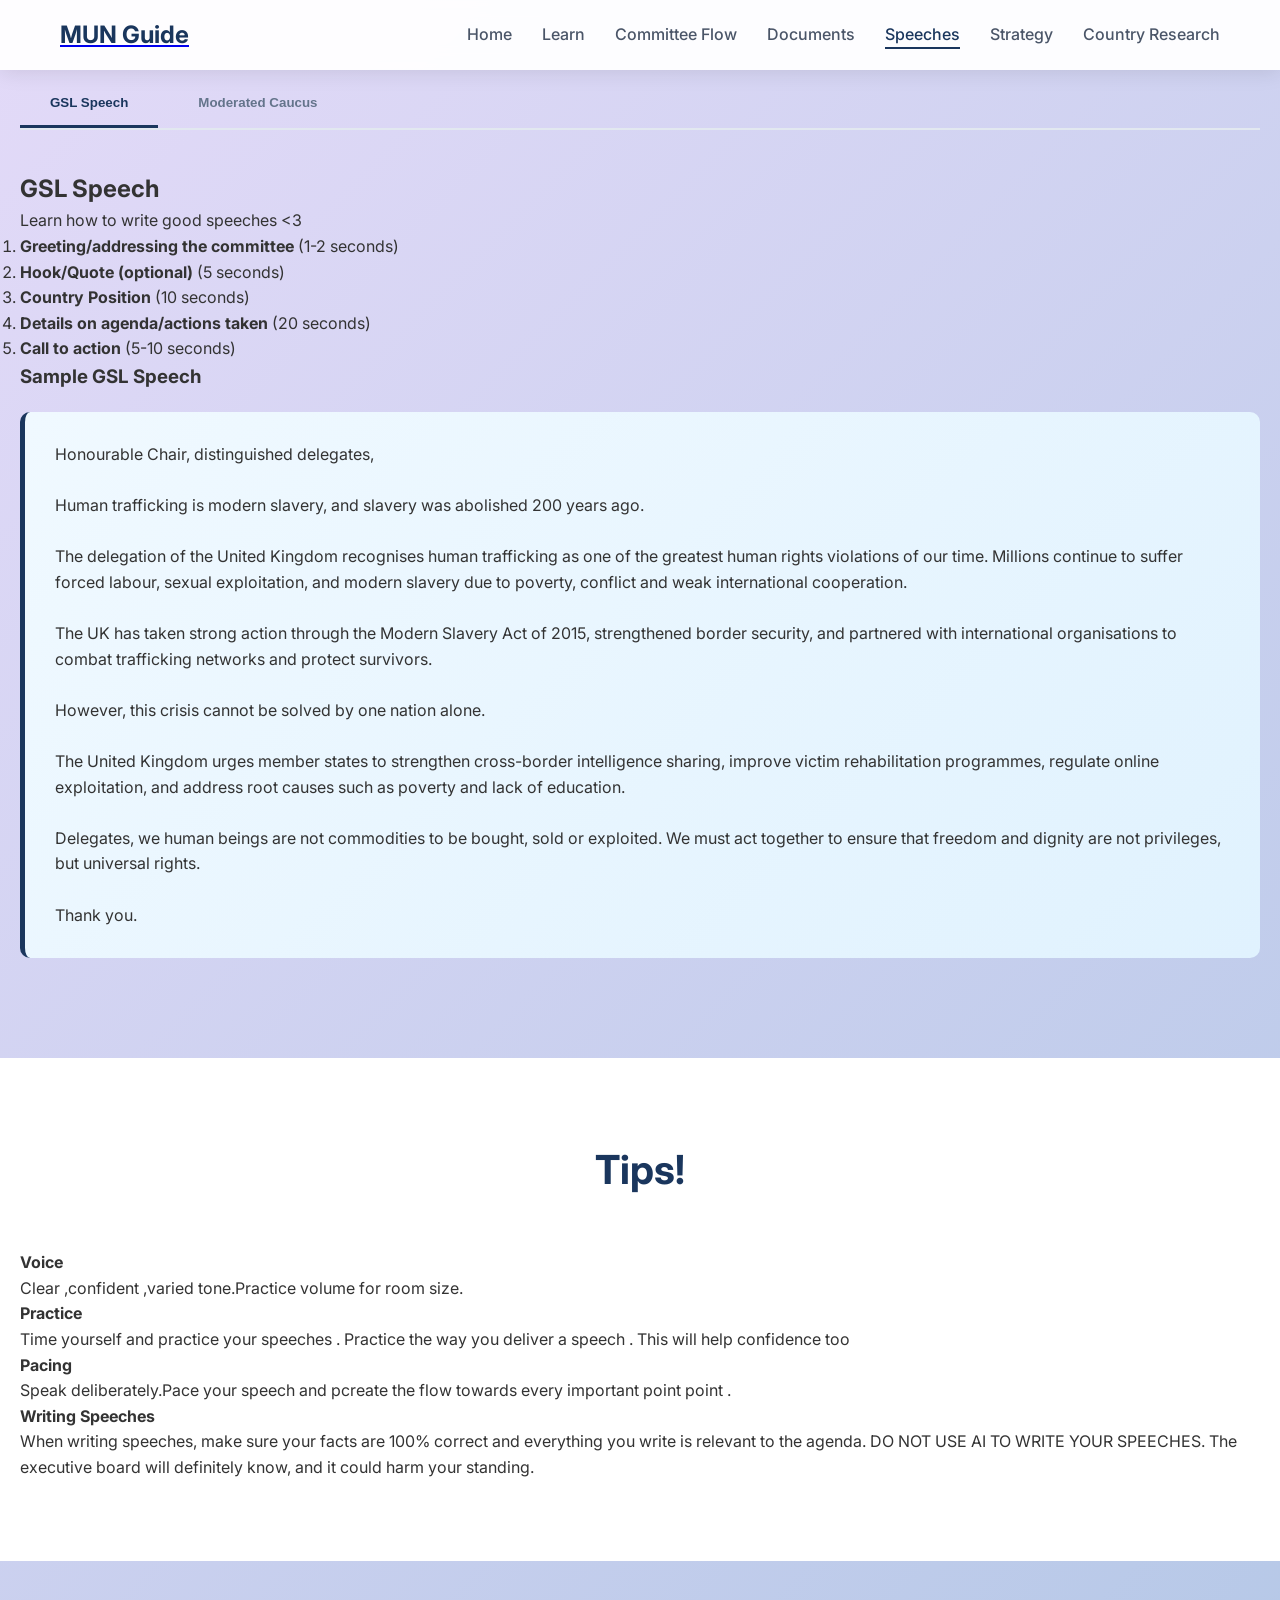
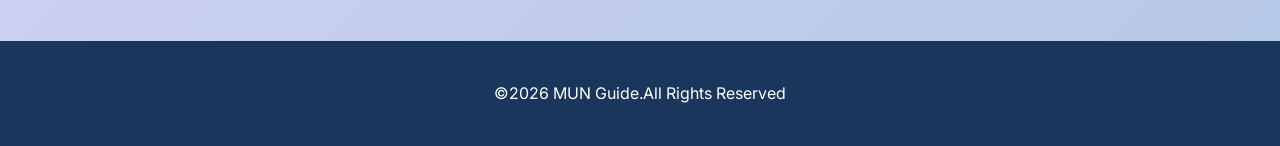
<file: pages/speeches.html>
<!DOCTYPE html>
<html lang="en">
<head>
    <meta charset="UTF-8">
    <meta name="viewport" content="width=device-width, initial-scale=1.0">
    <title>Speech Guide</title>
    <link rel="stylesheet" href="../css/style.css">
    <link href="https://fonts.googleapis.com/css2?family=Inter:wght@300;400;500;600;700&display=swap" rel="stylesheet">
</head>   
<body>

    <nav class="navbar">
        <div class="nav-container">
            <div class="nav-logo">
                <a href="../index.html"><h2>MUN Guide</h2></a>
            </div>
            <ul class="nav-menu">
                <li><a href="../index.html" class="nav-link">Home</a></li>
                <li><a href="../pages/learn.html" class="nav-link">Learn</a></li>
                <li><a href="flow.html" class="nav-link">Committee Flow</a></li>
                <li><a href="documents.html" class="nav-link">Documents</a></li>
                <li><a href="#" class="nav-link active">Speeches</a></li>
                <li><a href="strategy.html" class="nav-link">Strategy</a></li>
                <li><a href="country.html" class="nav-link">Country Research</a></li>
            </ul>
            <div class="hamburger">
                <span></span>
                <span></span>
                <span></span>
            </div>
        </div>
    </nav>

    <section class="section">
        <div class="container">
            <div class="speech-tabs">
                <button class="speech-tab active" data-speech="gsl">GSL Speech</button>
                <button class="speech-tab" data-speech="moderated">Moderated Caucus</button>
            </div>
            <div id="gsl" class="speech-content active">
                <div class="speech-section">
                    <h2>GSL Speech</h2>
                    <p>Learn how to write good speeches <3 </p>
                    <div class="speech-structure">
                        <ol>
                            <li><strong>Greeting/addressing the committee</strong> (1-2 seconds)</li>
                            <li><strong>Hook/Quote (optional)</strong> (5 seconds)</li>
                            <li><strong>Country Position</strong> (10 seconds)</li>
                            <li><strong>Details on agenda/actions taken</strong> (20 seconds)</li>
                            <li><strong>Call to action</strong> (5-10 seconds)</li>
                        </ol>
                        <h3>Sample GSL Speech</h3>
                        <div class="speech-sample">
                            <p>Honourable Chair, distinguished delegates,<br><br>
                                Human trafficking is modern slavery, and slavery was abolished 200 years ago.<br><br>
                                The delegation of the United Kingdom recognises human trafficking as one of the greatest human rights violations of our time. Millions continue to suffer forced labour, sexual exploitation, and modern slavery due to poverty, conflict and weak international cooperation.<br><br>
                                The UK has taken strong action through the Modern Slavery Act of 2015, strengthened border security, and partnered with international organisations to combat trafficking networks and protect survivors.<br><br>However, this crisis cannot be solved by one nation alone.<br><br>The United Kingdom urges member states to strengthen cross-border intelligence sharing, improve victim rehabilitation programmes, regulate online exploitation, and address root causes such as poverty and lack of education.<br><br>Delegates, we human beings are not commodities to be bought, sold or exploited. We must act together to ensure that freedom and dignity are not privileges, but universal rights.<br><br>Thank you.</p>
                        </div>
                    </div>
                </div>
            </div>

            <div id="moderated" class="speech-content">
                <div class="speech-section">
                    <h2>Moderated Caucus Speech</h2>
                    <div class="speech-structure">
                        <ol>
                            <li>Direct point (10 seconds)</li>
                            <li>Specific proposals (15-20 seconds)</li>
                            <li>Call for support (optional)</li>
                            <li>Do not make proposals that do not support the committee mandates; this will lose you a lot of marks.</li>
                        </ol>
                    </div>
                    <h3>Sample Mod Cauc Speech</h3>
                    <div class="speech-sample">
                        <p>Honourable Chair,<br><br>The delegate of the United Kingdom believes broad economic sanctions can unintentionally increase human trafficking by worsening poverty, displacement, and unemployment, causing vulnerable populations to be easy targets of exploitation.<br><br>Therefore the UK proposes mandatory anti-trafficking humanitarian exemptions within sanctions regimes to protect funding for shelters, refugee aid, and survivor support. We also encourage UN human-rights impact assessments to evaluate whether sanctions are increasing trafficking risks. We suggest that the UN conduct yearly research on rates of trafficking in sanctioned or economically unstable regions to better understand the humanitarian consequences and come up with better solutions.<br><br>Delegates, policies designed to punish offenders must not end up punishing the victims.<br><br>Thank you.</p>
                    </div>
                </div>
            </div>
        </div>
    </section>

    <section class="section bg-secondary">
                    <div class="container">
                        <h2 class="section-title">Tips!</h2>
                        <div class="tips-grid">
                            <div class="tip-card">
                                <h4>Voice</h4>
                                <p>Clear ,confident ,varied tone.Practice volume for room size.</p>
                            </div>

                            <div class="tip-card">
                                <h4>Practice</h4>
                                <p>Time yourself and practice your speeches . Practice the way you deliver a speech . This will help confidence too</p>
                            </div>

                            <div class="tip-card">
                                <h4>Pacing</h4>
                                <p>Speak deliberately.Pace your speech and pcreate the flow towards every important point point .</p>
                            </div>

                            <div class="tip-card">
                                <h4>Writing Speeches</h4>
                                <p>When writing speeches, make sure your facts are 100% correct and everything you write is relevant to the agenda. DO NOT USE AI TO WRITE YOUR SPEECHES. The executive board will definitely know, and it could harm your standing.</p>
                            </div>
                        </div>
                    </div>
                  </div>
                </section>          
                
                
                <footer class="footer">
                    <div class="container">
                        <p>&copy;2026 MUN Guide.All Rights Reserved</p>
                    </div>
                </footer>

                <script src="../js/script.js"></script>
</body>
</html>
</file>
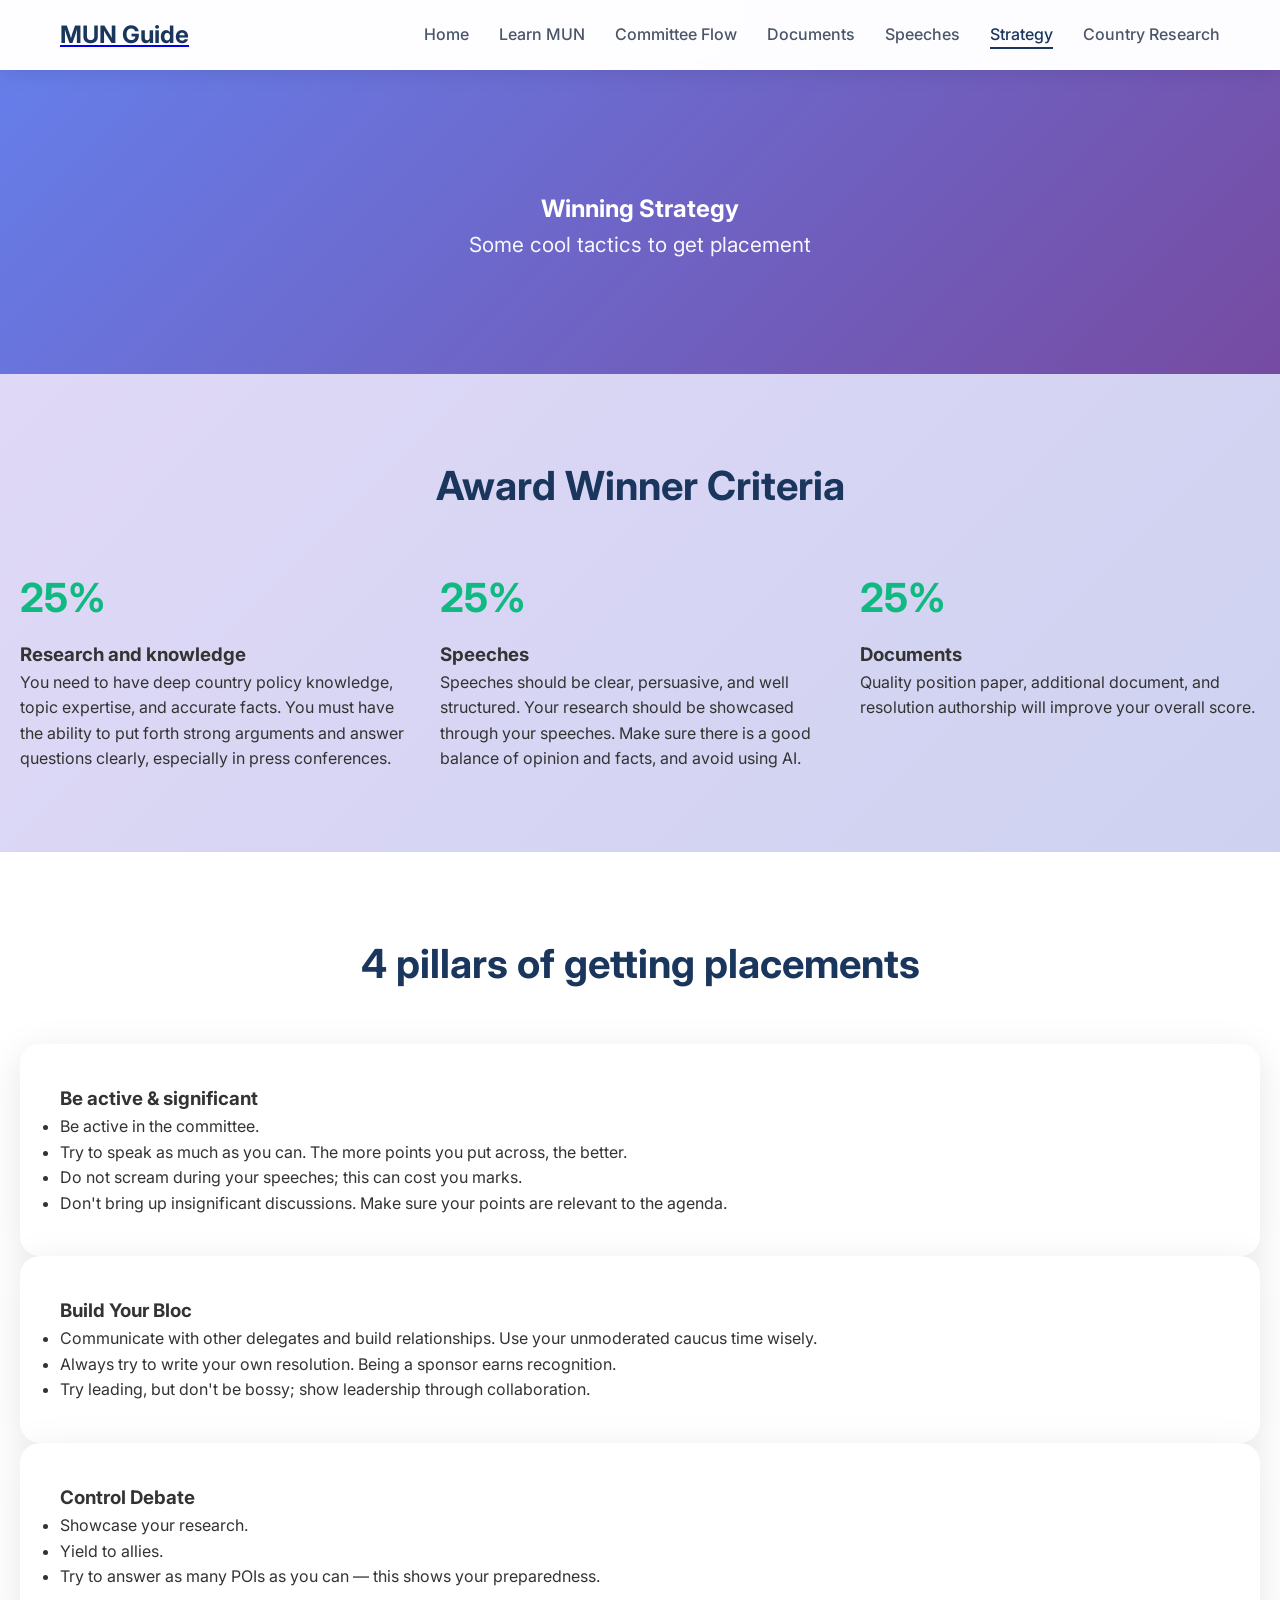
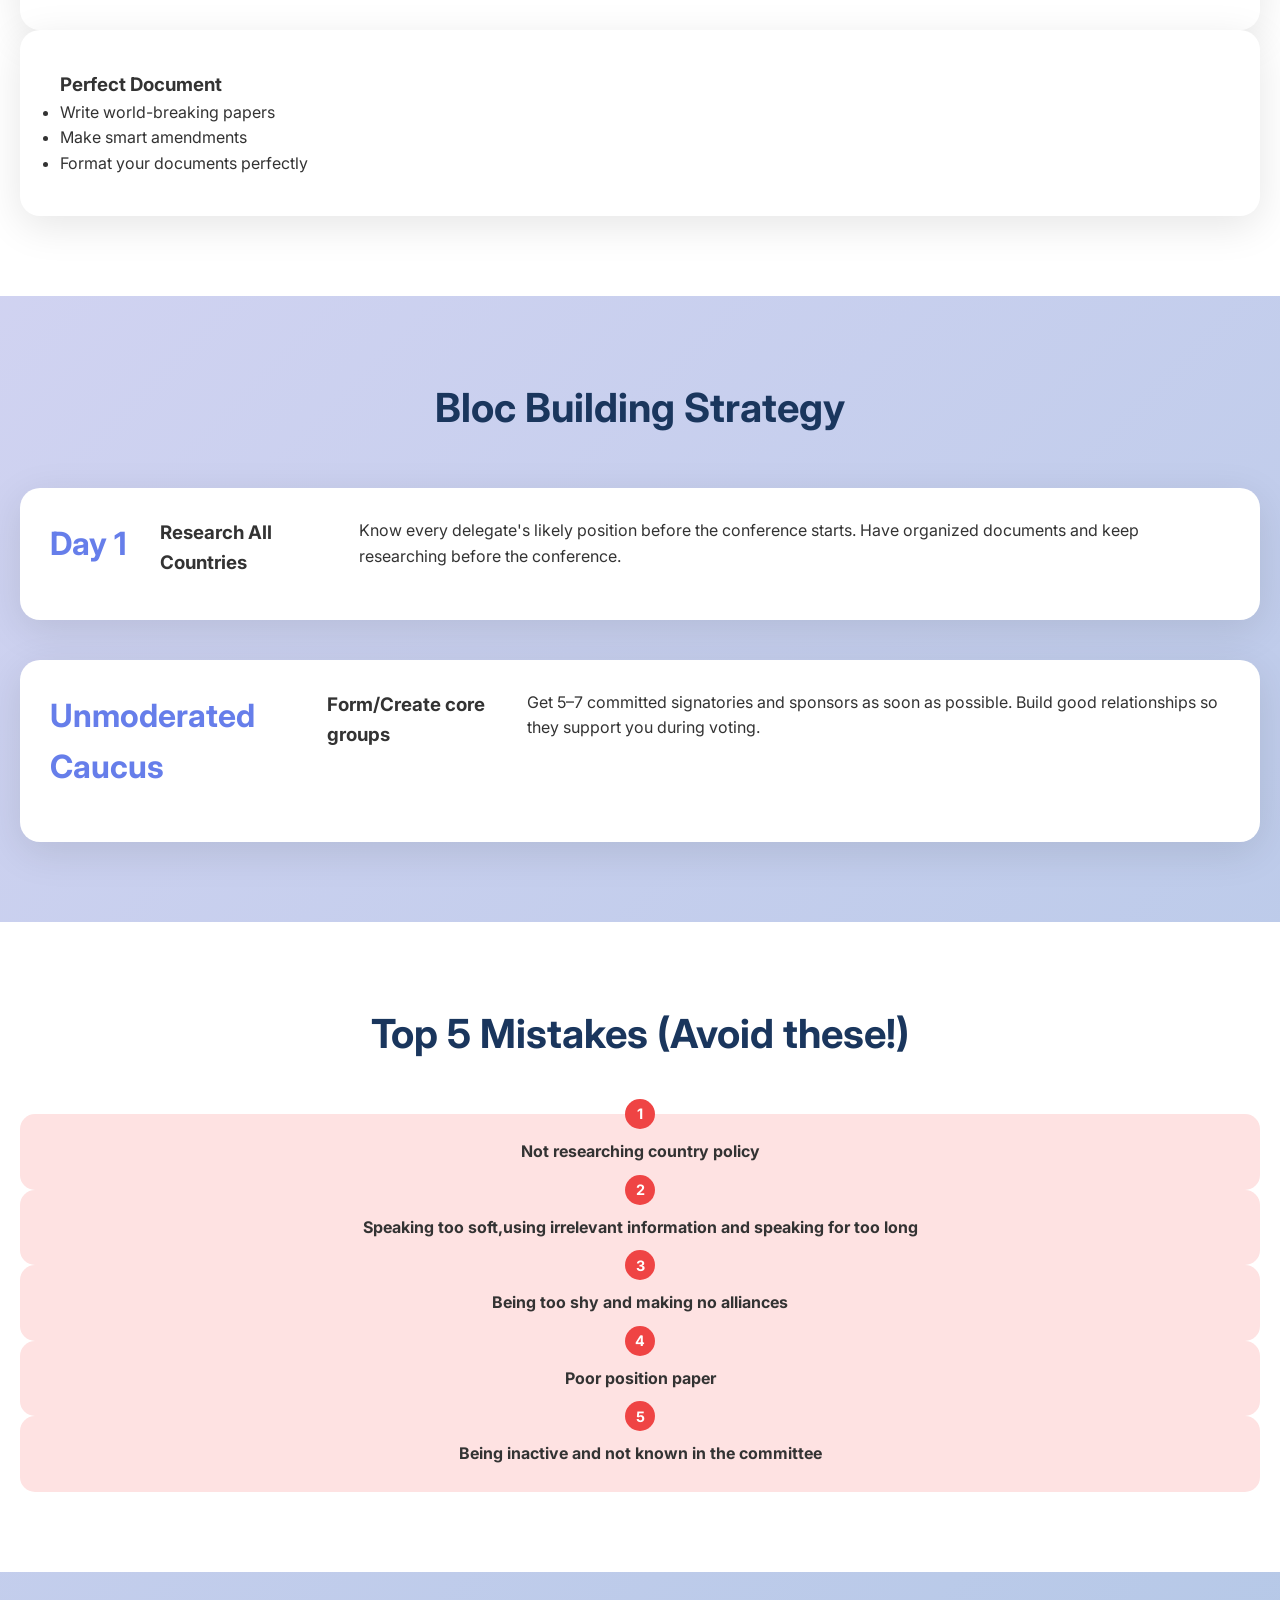
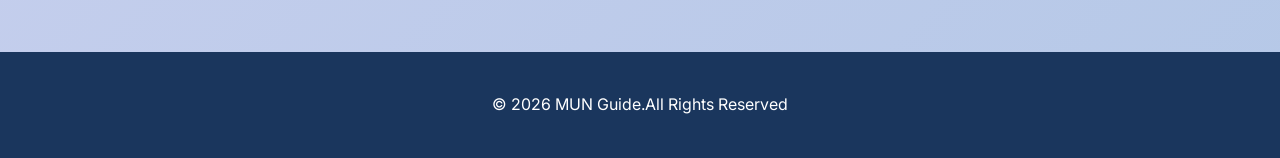
<file: pages/strategy.html>
<!DOCTYPE html>
<html lang="en">
    <head>
        <meta charset="UTF-8">
        <meta name="viewport" content="width=device-width, initial-scale=1.0">
        <title>Winning Strategies</title>
        <link rel="stylesheet" href="../css/style.css">
        <link href="https://fonts.googleapis.com/css2?family=Inter:wght@300;400;500;600;700&display=swap" rel="stylesheet">
    </head>
    <body>

        <nav class="navbar">
            <div class="nav-container">
                <div class="nav-logo">
                    <a href="../index.html"><h2>MUN Guide</h2></a>
                </div>
                <ul class="nav-menu">
                    <li><a href="../index.html" class="nav-link">Home</a></li>
                    <li><a href="../pages/learn.html" class="nav-link">Learn MUN </a></li>
                    <li><a href="../pages/flow.html" class="nav-link">Committee Flow</a></li>
                    <li><a href="../pages/documents.html" class="nav-link">Documents</a></li>
                    <li><a href="../pages/speeches.html" class="nav-link">Speeches</a></li>
                    <li><a href="#" class="nav-link active">Strategy</a></li>
                    <li><a href="../pages/country.html" class="nav-link">Country Research</a></li>
                </ul>
                <div class="hamburger">
                    <span></span>
                    <span></span>
                    <span></span>
                </div>
            </div>
        </nav>
        <section class="page-hero">
            <div class="container">
                <h1>Winning Strategy</h1>
                <p>Some cool tactics to get placement</p>
            </div>
        </section>

        <section class="section">
            <div class="container">
                <h2 class="section-title">Award Winner Criteria</h2>
                <div class="criteria-grid">
                    <div class="criteria-card">
                        <div class="criteria-score">25%</div>
                        <h3>Research and knowledge</h3>
                        <p>You need to have deep country policy knowledge, topic expertise, and accurate facts. You must have the ability to put forth strong arguments and answer questions clearly, especially in press conferences.</p>
                    </div>

                    <div class="criteria-card">
                        <div class="criteria-score">25%</div>
                        <h3>Speeches</h3>
                        <p>Speeches should be clear, persuasive, and well structured. Your research should be showcased through your speeches. Make sure there is a good balance of opinion and facts, and avoid using AI.</p>
                    </div>

                    <div class="criteria-card">
                        <div class="criteria-score">25%</div>
                        <h3>Documents</h3>
                        <p>Quality position paper, additional document, and resolution authorship will improve your overall score.</p>
                    </div>
                </div>
            </div>
        </section>

        <section class="section bg-secondary">
            <div class="container">
                <h2 class="section-title">4 pillars of getting placements</h2>
                <div class="pillar-grid">
                    <div class="pillar-card">
                        <h3>Be active & significant</h3>
                        <ul>
                            <li>Be active in the committee.</li>
                            <li>Try to speak as much as you can. The more points you put across, the better.</li>
                            <li>Do not scream during your speeches; this can cost you marks.</li>
                            <li>Don't bring up insignificant discussions. Make sure your points are relevant to the agenda.</li>
                        </ul>
                    </div>

                    <div class="pillar-card">
                        <h3>Build Your Bloc</h3>
                        <ul>
                            <li>Communicate with other delegates and build relationships. Use your unmoderated caucus time wisely.</li>
                            <li>Always try to write your own resolution. Being a sponsor earns recognition.</li>
                            <li>Try leading, but don't be bossy; show leadership through collaboration.</li>
                        </ul>
                    </div>
                    <div class="pillar-card">
                        <h3>Control Debate</h3>
                        <ul>
                            <li>Showcase your research.</li>
                            <li>Yield to allies.</li>
                            <li>Try to answer as many POIs as you can — this shows your preparedness.</li>
                        </ul>
                    </div>
                    <div class="pillar-card">
                        <h3>Perfect Document</h3>
                        <ul>
                            <li>Write world-breaking papers</li>
                            <li>Make smart amendments</li>
                            <li>Format your documents perfectly</li>
                        </ul>
                    </div>
                </div>
            </div>
        </section>

        <section class="section">
            <div class="container">
                <h2 class="section-title">Bloc Building Strategy</h2>
                <div class="strategy-timeline">
                    <div class="strategy-step">
                        <div class="step-number">Day 1</div>
                        <h3>Research All Countries</h3>
                        <p>Know every delegate's likely position before the conference starts. Have organized documents and keep researching before the conference.</p>
                    </div>
                    <div class="strategy-step">
                        <div class="step-number">Unmoderated Caucus</div>
                        <h3>Form/Create core groups</h3>
                        <p>Get 5–7 committed signatories and sponsors as soon as possible. Build good relationships so they support you during voting.</p>
                    </div>
                </div>
            </div>
        </section>

        <section class="section bg-secondary">
            <div class="container">
                <h2 class="section-title">Top 5 Mistakes (Avoid these!)</h2>
                <div class="mistake-grid">
                    <div class="mistake-card">
                        <span class="mistake-number">1</span>
                        <h4>Not researching country policy</h4>
                    </div>
                    <div class="mistake-card">
                        <span class="mistake-number">2</span>
                        <h4>Speaking too soft,using irrelevant information and speaking for too long</h4>
                    </div>
                    <div class="mistake-card">
                        <span class="mistake-number">3</span>
                        <h4>Being too shy and making no alliances</h4>
                    </div>
                    <div class="mistake-card">
                        <span class="mistake-number">4</span>
                        <h4>Poor position paper</h4>
                    </div>
                    <div class="mistake-card">
                        <span class="mistake-number">5</span>
                        <h4>Being inactive and not known in the committee</h4>
                    </div>
                </div>
            </div>
        </section>

        <footer class="footer">
            <div class="container">
                <p>&copy; 2026 MUN Guide.All Rights Reserved</p>
            </div>
        </footer>

        <script src="../js/script.js"></script>
    </body>
</html>
</file>
<file: css/style.css>
*{
    margin:0;
    padding:0;
    box-sizing:border-box;
}

body{
    
    font-family:'Inter',sans-serif;
    line-height:1.6;
    color: #333;
    background:linear-gradient(135deg, #e3daf8 0%, #b5c8e7 100%);
    min-height:100vh;
}

.container{
    
    margin:0 auto;
    padding:0 20px;
}
 
.navbar{
    background: rgba(228, 224, 247, 0.95);
    backdrop-filter: blur(10px);
    box-shadow: 0 2px 20px rgba(0,0,0,0.1);
    position: fixed;
    top: 0;
    width: 100%;
    z-index: 1000;
}

.nav-container {

    max-width: 1200px;
    margin: 0 auto;
    padding: 0 20px;
    display: flex;
    justify-content: space-between;
    align-items: center;
    height: 70px;

}

.nav-logo h2 {
    color: #1a365d;
    font-weight: 700;
}

.nav-menu {
    display: flex;
    list-style: none;
    gap: 30px;
}

.nav-link {
    text-decoration: none;
    color: #4a5568;
    font-weight: 500;
    transition: all 0.3s;
    position: relative;
}

.nav-link:hover,
.nav-link.active {
    color: #1a365d;
}

.nav-link.active::after {
    content: '';
    position: absolute;
    bottom: -5px;
    left: 0;
    width: 100%;
    height: 2px;
    background: #1a365d;
}

.hamburger {
    display: none;
    flex-direction: column;
    cursor: pointer;
}

.hamburger span {
    width: 25px;
    height: 3px;
    background: #1a365d;
    margin: 3px 0;
    transition: 0.3s;
}

.hero, .page-hero {
    padding: 120px 0 80px;
    text-align: center;
    background: linear-gradient(135deg, #667eea 0%, #764ba2 100%);
    color: white;
    margin-top: 70px;
}

.hero-title {
    font-size: 3.5rem;
    font-weight: 700;
    margin-bottom: 1rem;
    max-width: 800px;
    margin-left: auto;
    margin-right: auto;
}

.hero-subtitle, .page-hero p {
    font-size: 1.3rem;
    opacity: 0.95;
    max-width: 600px;
    margin: 0 auto 2rem;
}

.hero-buttons {
    display: flex;
    gap: 20px;
    justify-content: center;
    flex-wrap: wrap;
}

.btn {
    padding: 15px 30px;
    border-radius: 50px;
    text-decoration: none;
    font-weight: 600;
    font-size: 1.1rem;
    transition: all 0.3s;
    border: none;
    cursor: pointer;
    display: inline-block;
}

.btn-primary {
    background: #1a365d;
    color: white;
}

.btn-primary:hover {
    background: #2d4a8a;
    transform: translateY(-2px);
}

.btn-secondary {
    background: rgba(255,255,255,0.2);
    color: white;
    backdrop-filter: blur(10px);
}

.btn-secondary:hover {
    background: rgba(255,255,255,0.3);
}

.btn-link {
    color: #1a365d;
    text-decoration: none;
    font-weight: 600;
}

.btn-link:hover {
    text-decoration: underline;
}


.section {
    padding: 80px 0;
}

.section-title {
    font-size: 2.5rem;
    text-align: center;
    margin-bottom: 3rem;
    color: #1a365d;
    font-weight: 700;
}

.bg-secondary {
    background: white;
}

.grid-2 { display: grid; grid-template-columns: 1fr 1fr; gap: 40px; }
.grid-3 { display: grid; grid-template-columns: repeat(auto-fit, minmax(350px, 1fr)); gap: 30px; }

.card {
    background: white;
    padding: 40px;
    border-radius: 20px;
    box-shadow: 0 10px 40px rgba(0,0,0,0.1);
    transition: all 0.3s;
}

.card:hover {
    transform: translateY(-5px);
    box-shadow: 0 20px 60px rgba(0,0,0,0.15);
}

.card-icon {
    font-size: 3rem;
    margin-bottom: 20px;
}

.feature-card, .step-card {
    text-align: center;
    padding: 40px 20px;
}

.feature-number, .step-number {
    font-size: 3rem;
    font-weight: 700;
    color: #667eea;
    display: block;
    margin-bottom: 20px;
}

.timeline {
    max-width: 800px;
    margin: 0 auto;
}

.timeline-item {
    display: flex;
    gap: 30px;
    margin-bottom: 50px;
    align-items: flex-start;
}

.timeline-item:last-child {
    margin-bottom: 0;
}

.timeline-icon {
    width: 60px;
    height: 60px;
    background: #667eea;
    color: white;
    border-radius: 50%;
    display: flex;
    align-items: center;
    justify-content: center;
    font-weight: 700;
    font-size: 1.5rem;
    flex-shrink: 0;
}

.timeline-content h3 {
    color: #1a365d;
    margin-bottom: 15px;
}

.tabs, .speech-tabs {
    display: flex;
    gap: 10px;
    margin-bottom: 40px;
    flex-wrap: wrap;
    border-bottom: 2px solid #e2e8f0;
}

.tab-btn, .speech-tab {
    background: none;
    border: none;
    padding: 15px 30px;
    font-weight: 600;
    cursor: pointer;
    color: #64748b;
    border-bottom: 3px solid transparent;
    transition: all 0.3s;
}

.tab-btn.active, .tab-btn:hover,
.speech-tab.active, .speech-tab:hover {
    color: #1a365d;
    border-bottom-color: #1a365d;
}

.tab-content, .speech-content {
    display: none;
}

.tab-content.active, .speech-content.active {
    display: block;
}

.code-block {
    background: #1a365d;
    color: #e2e8f0;
    padding: 30px;
    border-radius: 15px;
    font-family: 'Roboto Mono', monospace;
    font-size: 0.95em;
    line-height: 1.6;
    overflow-x: auto;
    margin: 20px 0;
}

.sample-document {
    background: white;
    border: 2px solid #e2e8f0;
    border-radius: 15px;
    padding: 30px;
    margin: 20px 0;
}

.speech-sample {
    background: linear-gradient(135deg, #f0f9ff 0%, #e0f2fe 100%);
    padding: 30px;
    border-left: 5px solid #1a365d;
    border-radius: 10px;
    margin: 20px 0;
}

.country-selector {
    text-align: center;
    max-width: 600px;
    margin: 0 auto 60px;
}

.country-dropdown {
    width: 100%;
    max-width: 400px;
    padding: 15px 20px;
    font-size: 1.1rem;
    border: 2px solid #e2e8f0;
    border-radius: 50px;
    background: white;
    margin-bottom: 20px;
}

.country-card {
    background: white;
    border-radius: 25px;
    padding: 40px;
    box-shadow: 0 20px 60px rgba(0,0,0,0.1);
    max-width: 900px;
    margin: 0 auto;
}

.country-header {
    display: flex;
    align-items: center;
    gap: 20px;
    margin-bottom: 30px;
}

.country-flag {
    font-size: 4rem;
}

.country-card h3 {
    color: #1a365d;
    margin-bottom: 20px;
    font-size: 1.4rem;
}

.country-topics {
    margin-top: 40px;
    padding-top: 40px;
    border-top:2px solid #e2e8f0;
}

.country-topic {
    display: inline-block;
    background: #667eea;
    color: white;
    padding: 8px 16px;
    border-radius: 20px;
    margin: 5px 10px 5px 0;
    font-size: 0.9rem;
    font-weight: 500;
}

.hidden {
    display: none;
}

.tip-box {
    background: #fef3c7;
    border: 1px solid #f59e0b;
    border-radius: 10px;
    padding: 20px;
    margin: 20px 0;
}

.key-facts ul {
    list-style: none;
    padding-left: 0;
}

.key-facts li {
    padding: 8px 0;
    border-bottom: 1px solid #e2e8f0;
}

.key-facts li:last-child {
    border-bottom: none;
}

.roles-grid {
    display: grid;
    grid-template-columns: repeat(auto-fit, minmax(300px, 1fr));
    gap: 30px;
}

.role-card {
    background: white;
    padding: 40px 30px;
    border-radius: 20px;
    text-align: center;
    box-shadow: 0 10px 40px rgba(0,0,0,0.1);
}

.role-icon {
    font-size: 4rem;
    margin-bottom: 20px;
}

.motions-grid {
    display: grid;
    grid-template-columns: repeat(auto-fit, minmax(250px, 1fr));
    gap: 20px;
}

.motion-card {
    background: linear-gradient(135deg, #667eea 0%, #764ba2 100%);
    color: white;
    padding: 25px;
    border-radius: 15px;
    text-align: center;
}

.motion-card h4 {
    margin-bottom: 10px;
    font-size: 1.2rem;
}

.criteria-grid {
    display: grid;
    grid-template-columns: repeat(auto-fit, minmax(250px, 1fr));
    gap: 20px;
}

.criteria-score {
    font-size: 2.5rem;
    font-weight: 700;
    color: #10b981;
    margin-bottom: 10px;
}

.pillars-grid {
    display: grid;
    grid-template-columns: repeat(auto-fit, minmax(280px, 1fr));
    gap: 30px;
}

.pillar-card {
    background: white;
    padding: 40px;
    border-radius: 20px;
    box-shadow: 0 10px 40px rgba(0,0,0,0.1);
}

.strategy-timeline {
    display: flex;
    flex-direction: column;
    gap: 40px;
}

.strategy-step {
    display: flex;
    align-items: flex-start;
    gap: 30px;
    padding: 30px;
    background: white;
    border-radius: 20px;
    box-shadow: 0 10px 40px rgba(0,0,0,0.1);
}

.step-number {
    font-size: 2rem;
    font-weight: 700;
    color: #667eea;
    min-width: 80px;
}

.mistakes-grid {
    display: grid;
    grid-template-columns: repeat(auto-fit, minmax(200px, 1fr));
    gap: 20px;
}

.mistake-card {
    background: #fee2e2;
    padding: 25px;
    border-radius: 15px;
    text-align: center;
    position: relative;
}

.mistake-number {
    position: absolute;
    top: -15px;
    left: 50%;
    transform: translateX(-50%);
    background: #ef4444;
    color: white;
    width: 30px;
    height: 30px;
    border-radius: 50%;
    display: flex;
    align-items: center;
    justify-content: center;
    font-weight: 700;
    font-size: 0.9rem;
}

.footer {
    background: #1a365d;
    color: white;
    text-align: center;
    padding: 40px 0;
    margin-top: 80px;
}

@media (max-width: 768px) {
    .hamburger {
        display: flex;
    }
    
    .nav-menu {
        display: none;
    }
    
    .hero-title {
        font-size: 2.5rem;
    }
    
.grid-2, .grid-3 {
        grid-template-columns: 1fr;
    }
    
    .hero-buttons {
        flex-direction: column;
        align-items: center;
    }
    
    .timeline-item {
        flex-direction: column;
        text-align: center;
    }
    
    .country-header {
        flex-direction: column;
        text-align: center;
    }

    .tabs, .speech-tabs {
        flex-direction: column;
    }
}

@media (max-width: 480px) {
    .section {
        padding: 60px 0;
    }

    .card {
        padding: 30px 20px;
    }
}
</file>
